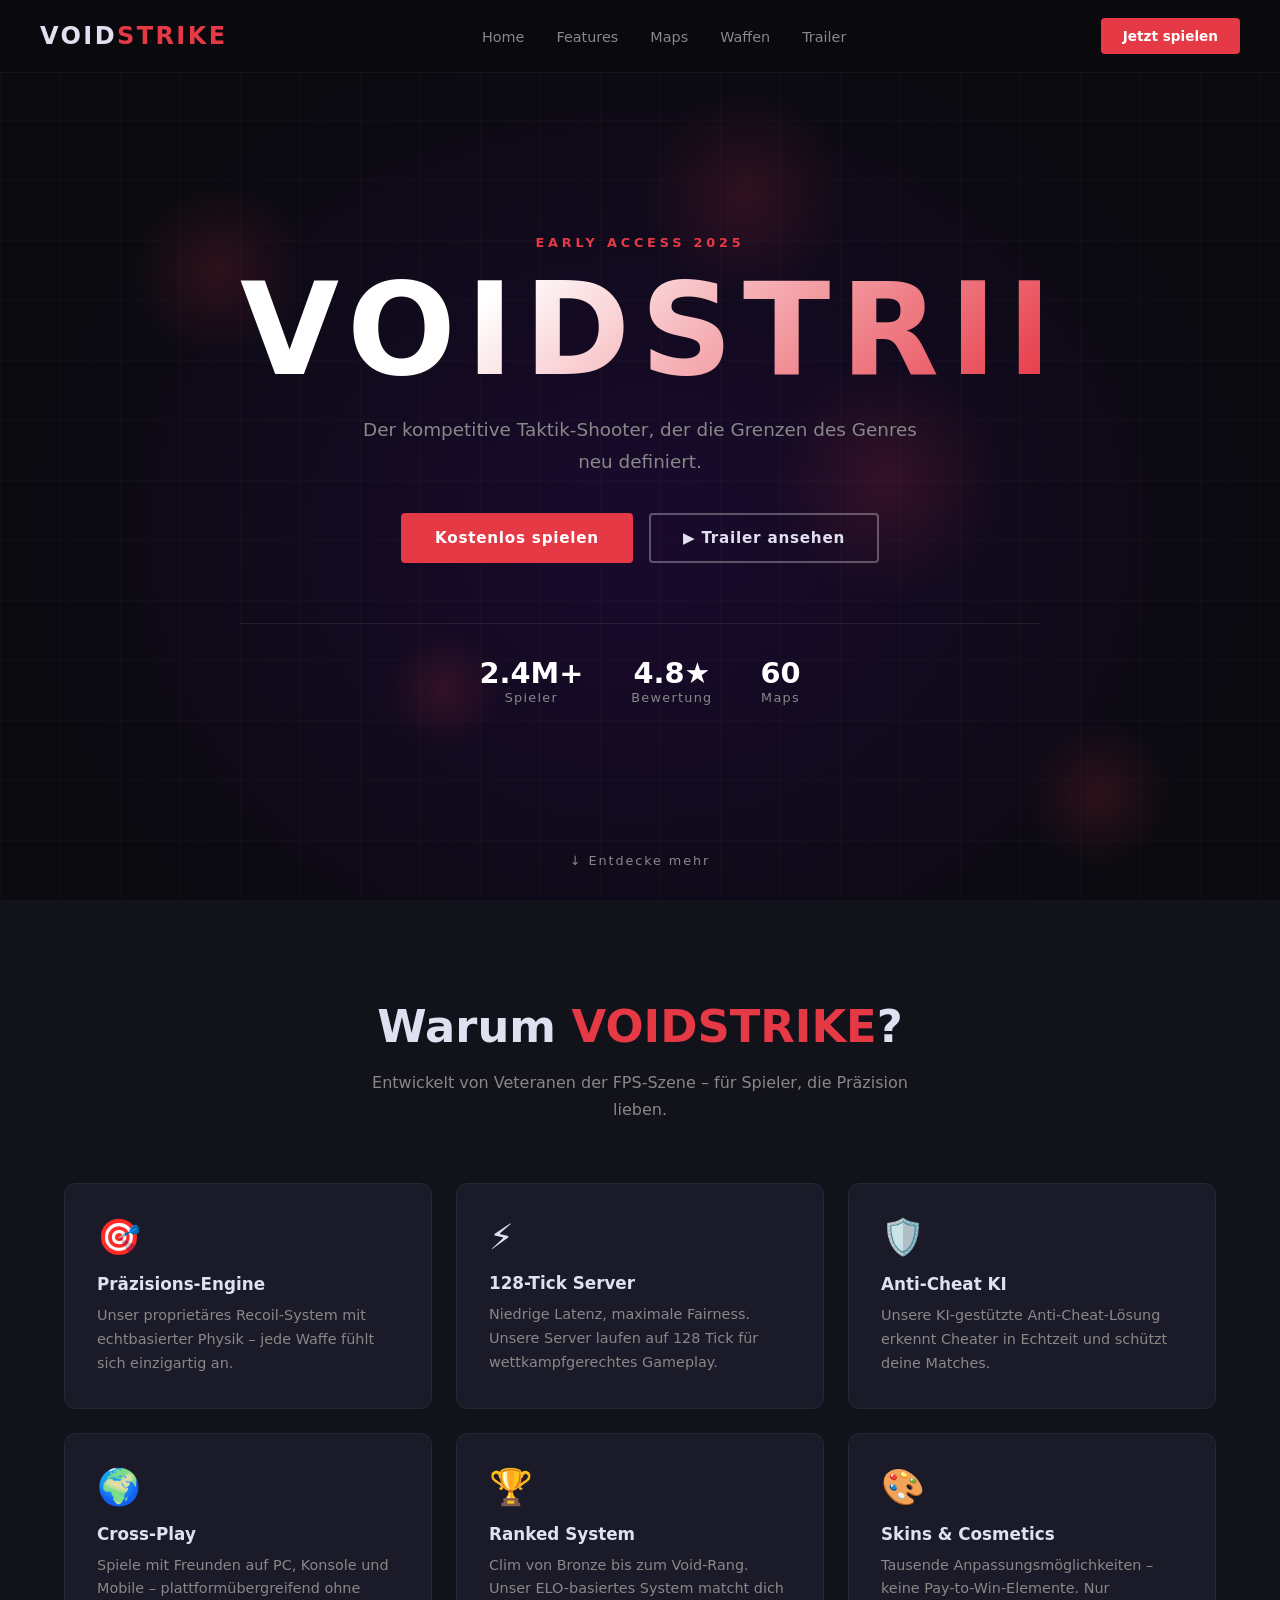
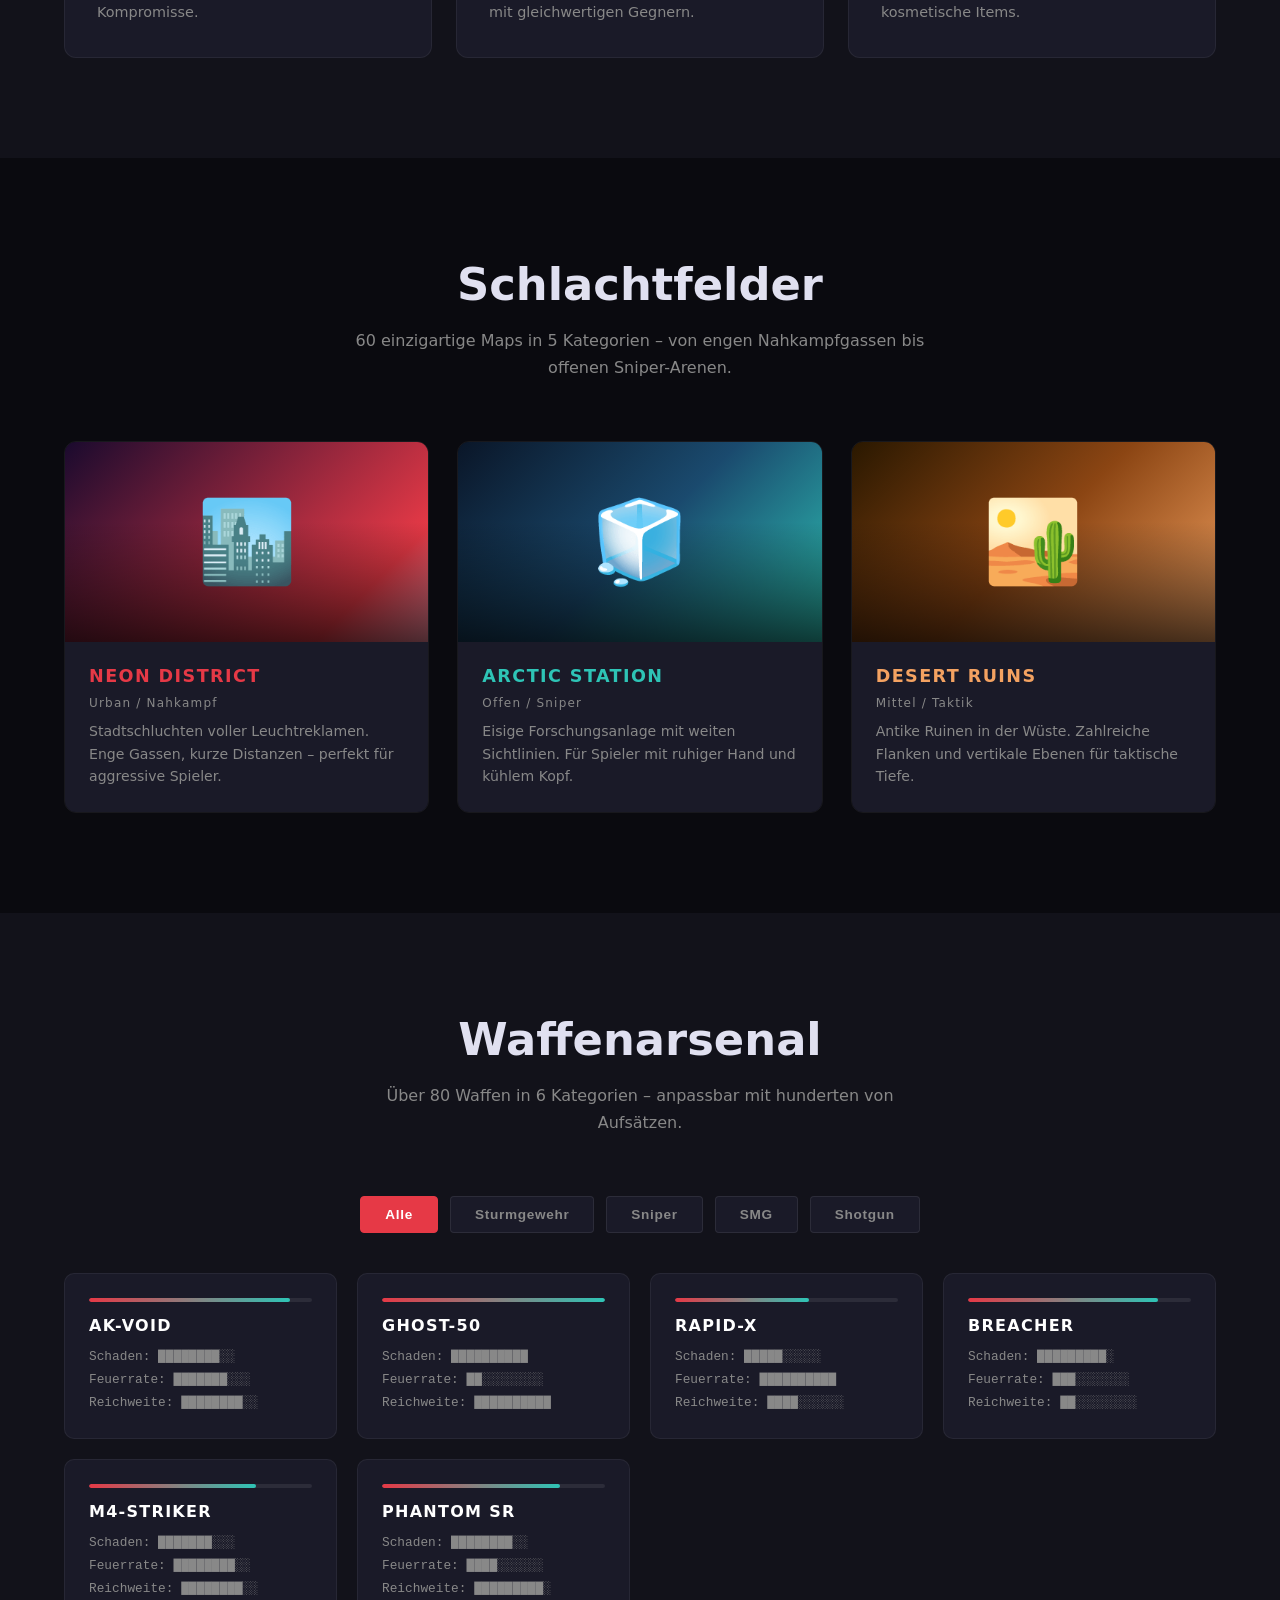
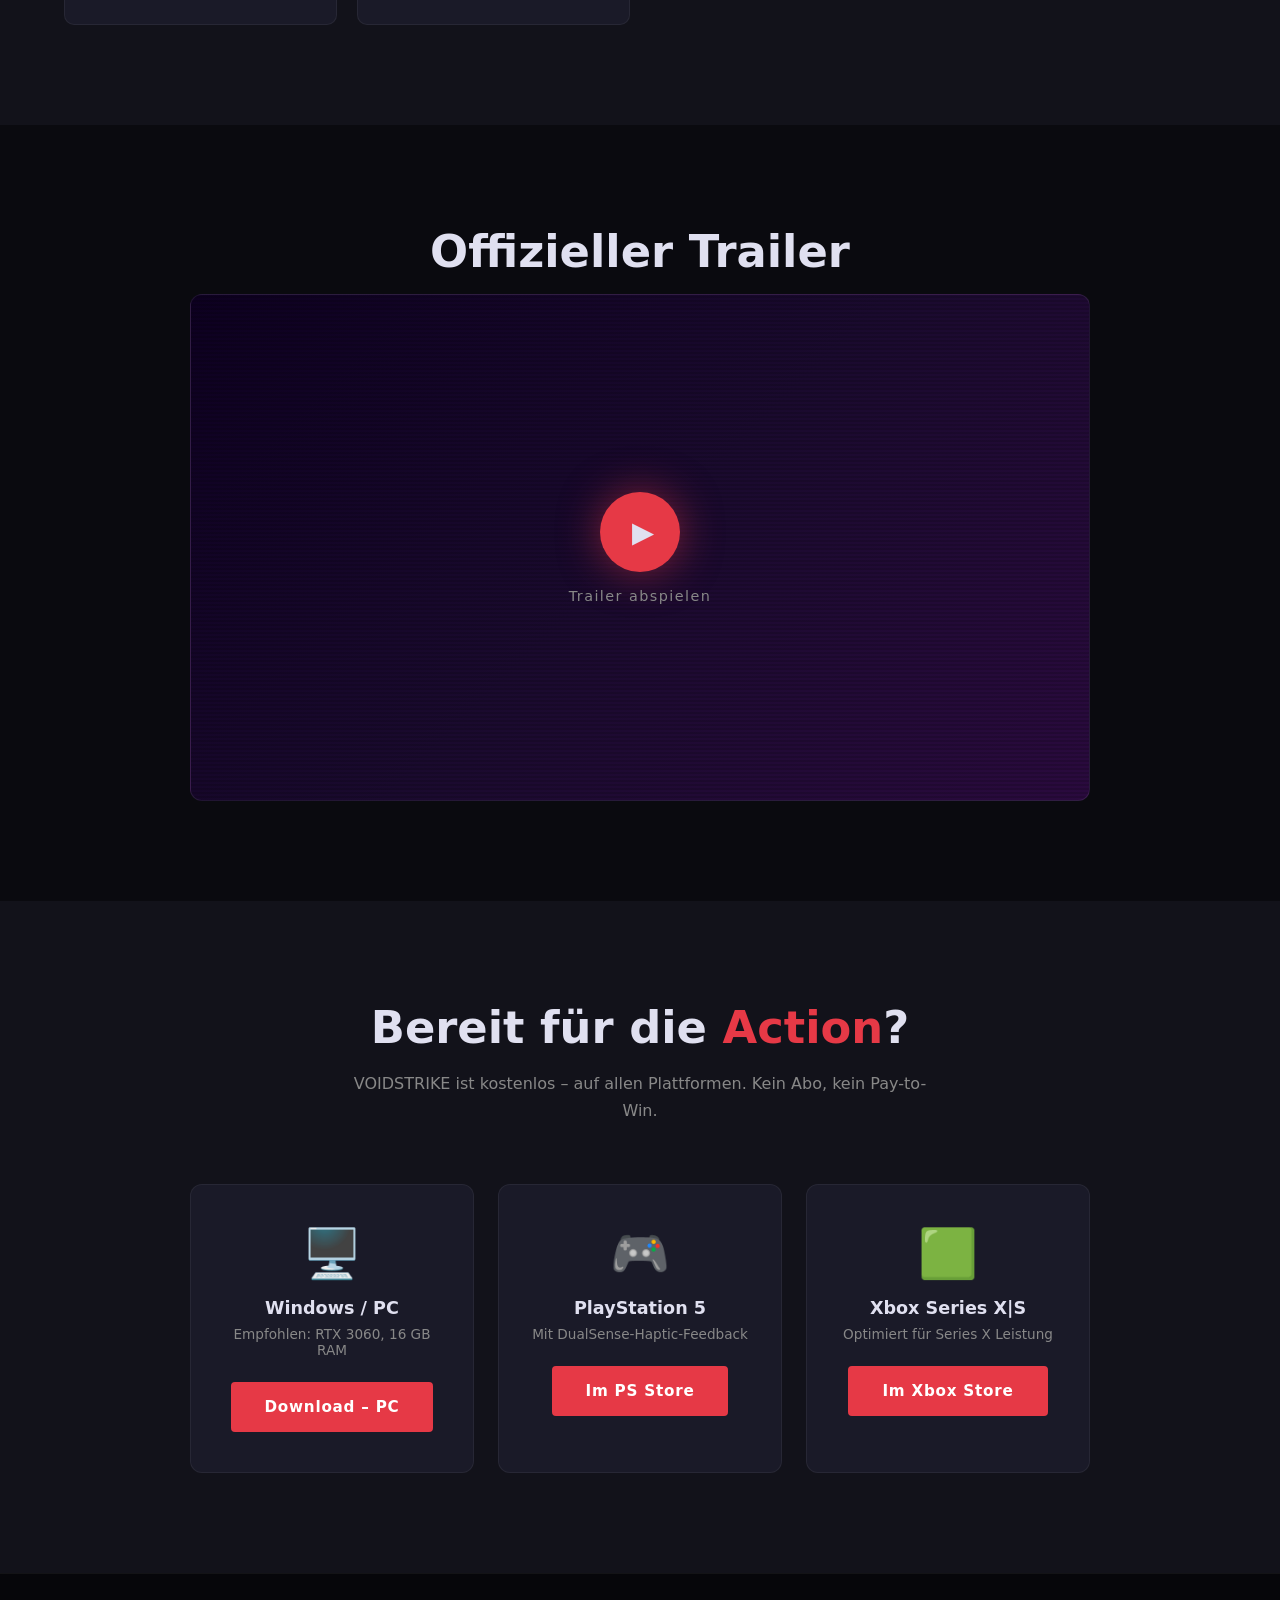
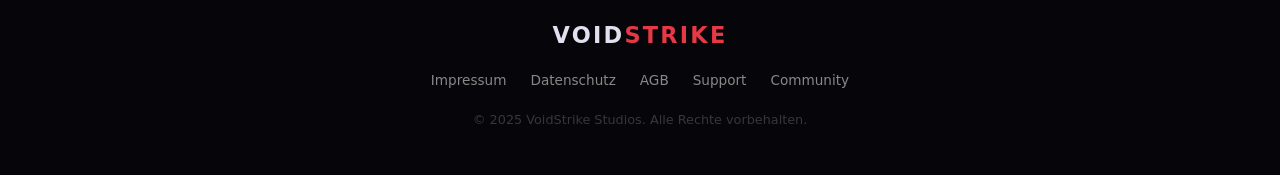
<file: index.html>
<!DOCTYPE html>
<html lang="de">
<head>
  <meta charset="UTF-8" />
  <meta name="viewport" content="width=device-width, initial-scale=1.0" />
  <title>VOIDSTRIKE – Der ultimative Shooter</title>
  <link rel="stylesheet" href="style.css" />
</head>
<body>

  <!-- NAV -->
  <nav class="navbar">
    <div class="nav-logo">VOID<span>STRIKE</span></div>
    <ul class="nav-links">
      <li><a href="#home">Home</a></li>
      <li><a href="#features">Features</a></li>
      <li><a href="#maps">Maps</a></li>
      <li><a href="#weapons">Waffen</a></li>
      <li><a href="#trailer">Trailer</a></li>
    </ul>
    <a href="game.html" class="nav-cta">Jetzt spielen</a>
    <button class="hamburger" id="hamburger">&#9776;</button>
  </nav>

  <!-- HERO -->
  <section class="hero" id="home">
    <div class="hero-bg">
      <div class="particle" style="--x:10%;--y:20%;--s:0.6;--d:4s"></div>
      <div class="particle" style="--x:30%;--y:70%;--s:0.4;--d:6s"></div>
      <div class="particle" style="--x:60%;--y:40%;--s:0.8;--d:3s"></div>
      <div class="particle" style="--x:80%;--y:80%;--s:0.5;--d:5s"></div>
      <div class="particle" style="--x:50%;--y:10%;--s:0.7;--d:7s"></div>
    </div>
    <div class="hero-content">
      <p class="hero-label">EARLY ACCESS 2025</p>
      <h1 class="hero-title">VOIDSTRIKE</h1>
      <p class="hero-sub">Der kompetitive Taktik-Shooter, der die Grenzen des Genres neu definiert.</p>
      <div class="hero-buttons">
        <a href="game.html" class="btn btn-primary">Kostenlos spielen</a>
        <a href="#trailer" class="btn btn-secondary">&#9654; Trailer ansehen</a>
      </div>
      <div class="hero-stats">
        <div class="stat"><span class="stat-num">2.4M+</span><span class="stat-label">Spieler</span></div>
        <div class="stat"><span class="stat-num">4.8★</span><span class="stat-label">Bewertung</span></div>
        <div class="stat"><span class="stat-num">60</span><span class="stat-label">Maps</span></div>
      </div>
    </div>
    <div class="hero-scroll">&#8595; Entdecke mehr</div>
  </section>

  <!-- FEATURES -->
  <section class="features" id="features">
    <div class="container">
      <h2 class="section-title">Warum <span>VOIDSTRIKE</span>?</h2>
      <p class="section-sub">Entwickelt von Veteranen der FPS-Szene – für Spieler, die Präzision lieben.</p>
      <div class="features-grid">
        <div class="feature-card">
          <div class="feature-icon">🎯</div>
          <h3>Präzisions-Engine</h3>
          <p>Unser proprietäres Recoil-System mit echtbasierter Physik – jede Waffe fühlt sich einzigartig an.</p>
        </div>
        <div class="feature-card">
          <div class="feature-icon">⚡</div>
          <h3>128-Tick Server</h3>
          <p>Niedrige Latenz, maximale Fairness. Unsere Server laufen auf 128 Tick für wettkampfgerechtes Gameplay.</p>
        </div>
        <div class="feature-card">
          <div class="feature-icon">🛡️</div>
          <h3>Anti-Cheat KI</h3>
          <p>Unsere KI-gestützte Anti-Cheat-Lösung erkennt Cheater in Echtzeit und schützt deine Matches.</p>
        </div>
        <div class="feature-card">
          <div class="feature-icon">🌍</div>
          <h3>Cross-Play</h3>
          <p>Spiele mit Freunden auf PC, Konsole und Mobile – plattformübergreifend ohne Kompromisse.</p>
        </div>
        <div class="feature-card">
          <div class="feature-icon">🏆</div>
          <h3>Ranked System</h3>
          <p>Clim von Bronze bis zum Void-Rang. Unser ELO-basiertes System matcht dich mit gleichwertigen Gegnern.</p>
        </div>
        <div class="feature-card">
          <div class="feature-icon">🎨</div>
          <h3>Skins & Cosmetics</h3>
          <p>Tausende Anpassungsmöglichkeiten – keine Pay-to-Win-Elemente. Nur kosmetische Items.</p>
        </div>
      </div>
    </div>
  </section>

  <!-- MAPS -->
  <section class="maps" id="maps">
    <div class="container">
      <h2 class="section-title">Schlachtfelder</h2>
      <p class="section-sub">60 einzigartige Maps in 5 Kategorien – von engen Nahkampfgassen bis offenen Sniper-Arenen.</p>
      <div class="maps-grid">
        <div class="map-card" style="--col:#e63946">
          <div class="map-img map-img-1"></div>
          <div class="map-info">
            <h3>NEON DISTRICT</h3>
            <span class="map-type">Urban / Nahkampf</span>
            <p>Stadtschluchten voller Leuchtreklamen. Enge Gassen, kurze Distanzen – perfekt für aggressive Spieler.</p>
          </div>
        </div>
        <div class="map-card" style="--col:#2ec4b6">
          <div class="map-img map-img-2"></div>
          <div class="map-info">
            <h3>ARCTIC STATION</h3>
            <span class="map-type">Offen / Sniper</span>
            <p>Eisige Forschungsanlage mit weiten Sichtlinien. Für Spieler mit ruhiger Hand und kühlem Kopf.</p>
          </div>
        </div>
        <div class="map-card" style="--col:#f4a261">
          <div class="map-img map-img-3"></div>
          <div class="map-info">
            <h3>DESERT RUINS</h3>
            <span class="map-type">Mittel / Taktik</span>
            <p>Antike Ruinen in der Wüste. Zahlreiche Flanken und vertikale Ebenen für taktische Tiefe.</p>
          </div>
        </div>
      </div>
    </div>
  </section>

  <!-- WEAPONS -->
  <section class="weapons" id="weapons">
    <div class="container">
      <h2 class="section-title">Waffenarsenal</h2>
      <p class="section-sub">Über 80 Waffen in 6 Kategorien – anpassbar mit hunderten von Aufsätzen.</p>
      <div class="weapons-tabs">
        <button class="tab-btn active" data-cat="alle">Alle</button>
        <button class="tab-btn" data-cat="sturmgewehr">Sturmgewehr</button>
        <button class="tab-btn" data-cat="sniper">Sniper</button>
        <button class="tab-btn" data-cat="smg">SMG</button>
        <button class="tab-btn" data-cat="shotgun">Shotgun</button>
      </div>
      <div class="weapons-grid" id="weapons-grid">
        <div class="weapon-card" data-cat="sturmgewehr">
          <div class="weapon-bar-wrap"><div class="weapon-bar" style="--w:90%"></div></div>
          <h4>AK-VOID</h4>
          <p>Schaden: ████████░░</p>
          <p>Feuerrate: ███████░░░</p>
          <p>Reichweite: ████████░░</p>
        </div>
        <div class="weapon-card" data-cat="sniper">
          <div class="weapon-bar-wrap"><div class="weapon-bar" style="--w:100%"></div></div>
          <h4>GHOST-50</h4>
          <p>Schaden: ██████████</p>
          <p>Feuerrate: ██░░░░░░░░</p>
          <p>Reichweite: ██████████</p>
        </div>
        <div class="weapon-card" data-cat="smg">
          <div class="weapon-bar-wrap"><div class="weapon-bar" style="--w:60%"></div></div>
          <h4>RAPID-X</h4>
          <p>Schaden: █████░░░░░</p>
          <p>Feuerrate: ██████████</p>
          <p>Reichweite: ████░░░░░░</p>
        </div>
        <div class="weapon-card" data-cat="shotgun">
          <div class="weapon-bar-wrap"><div class="weapon-bar" style="--w:85%"></div></div>
          <h4>BREACHER</h4>
          <p>Schaden: █████████░</p>
          <p>Feuerrate: ███░░░░░░░</p>
          <p>Reichweite: ██░░░░░░░░</p>
        </div>
        <div class="weapon-card" data-cat="sturmgewehr">
          <div class="weapon-bar-wrap"><div class="weapon-bar" style="--w:75%"></div></div>
          <h4>M4-STRIKER</h4>
          <p>Schaden: ███████░░░</p>
          <p>Feuerrate: ████████░░</p>
          <p>Reichweite: ████████░░</p>
        </div>
        <div class="weapon-card" data-cat="sniper">
          <div class="weapon-bar-wrap"><div class="weapon-bar" style="--w:80%"></div></div>
          <h4>PHANTOM SR</h4>
          <p>Schaden: ████████░░</p>
          <p>Feuerrate: ████░░░░░░</p>
          <p>Reichweite: █████████░</p>
        </div>
      </div>
    </div>
  </section>

  <!-- TRAILER -->
  <section class="trailer-section" id="trailer">
    <div class="container">
      <h2 class="section-title">Offizieller Trailer</h2>
      <div class="trailer-wrapper">
        <div class="trailer-placeholder" id="trailer-play">
          <div class="trailer-overlay">
            <div class="play-btn">&#9654;</div>
            <p>Trailer abspielen</p>
          </div>
        </div>
      </div>
    </div>
  </section>

  <!-- DOWNLOAD -->
  <section class="download" id="download">
    <div class="container">
      <h2 class="section-title">Bereit für die <span>Action</span>?</h2>
      <p class="section-sub">VOIDSTRIKE ist kostenlos – auf allen Plattformen. Kein Abo, kein Pay-to-Win.</p>
      <div class="download-cards">
        <div class="dl-card">
          <div class="dl-icon">🖥️</div>
          <h3>Windows / PC</h3>
          <p>Empfohlen: RTX 3060, 16 GB RAM</p>
          <a href="#" class="btn btn-primary">Download – PC</a>
        </div>
        <div class="dl-card">
          <div class="dl-icon">🎮</div>
          <h3>PlayStation 5</h3>
          <p>Mit DualSense-Haptic-Feedback</p>
          <a href="#" class="btn btn-primary">Im PS Store</a>
        </div>
        <div class="dl-card">
          <div class="dl-icon">🟩</div>
          <h3>Xbox Series X|S</h3>
          <p>Optimiert für Series X Leistung</p>
          <a href="#" class="btn btn-primary">Im Xbox Store</a>
        </div>
      </div>
    </div>
  </section>

  <!-- FOOTER -->
  <footer class="footer">
    <div class="container footer-inner">
      <div class="footer-logo">VOID<span>STRIKE</span></div>
      <div class="footer-links">
        <a href="#">Impressum</a>
        <a href="#">Datenschutz</a>
        <a href="#">AGB</a>
        <a href="#">Support</a>
        <a href="#">Community</a>
      </div>
      <p class="footer-copy">&copy; 2025 VoidStrike Studios. Alle Rechte vorbehalten.</p>
    </div>
  </footer>

  <script src="script.js"></script>
</body>
</html>
</file>
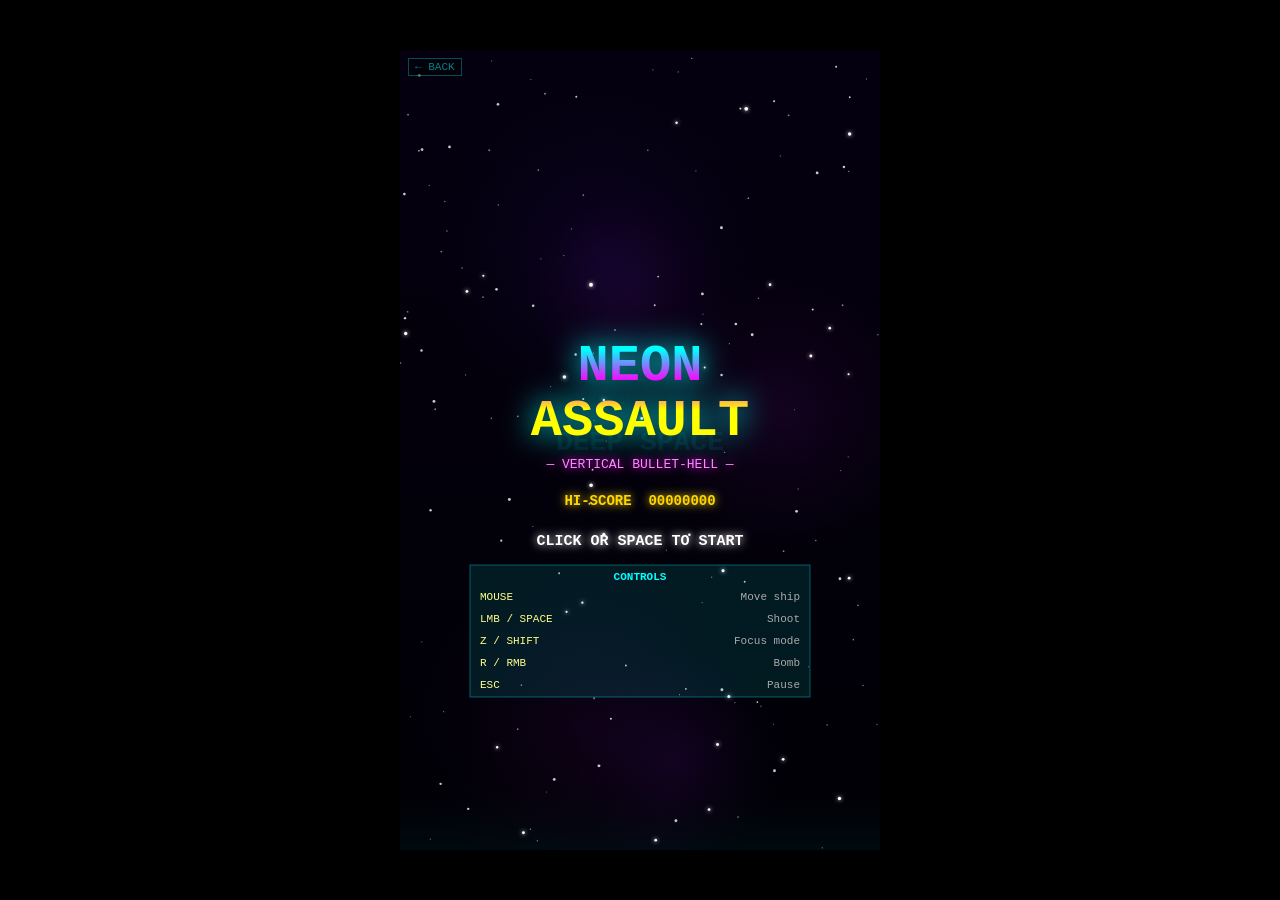
<file: game.html>
<!DOCTYPE html>
<html lang="en">
<head>
<meta charset="UTF-8"/>
<meta name="viewport" content="width=device-width, initial-scale=1.0"/>
<title>NEON ASSAULT</title>
<style>
  * { margin: 0; padding: 0; box-sizing: border-box; }
  body {
    background: #000;
    display: flex;
    justify-content: center;
    align-items: center;
    min-height: 100vh;
    overflow: hidden;
    font-family: 'Courier New', monospace;
  }
  #gameWrapper {
    position: relative;
    width: 480px;
    height: 800px;
  }
  canvas {
    display: block;
    width: 480px;
    height: 800px;
    image-rendering: pixelated;
  }
  #backBtn {
    position: absolute;
    top: 8px;
    left: 8px;
    color: rgba(0,255,255,0.5);
    text-decoration: none;
    font-size: 11px;
    font-family: 'Courier New', monospace;
    z-index: 10;
    padding: 2px 6px;
    border: 1px solid rgba(0,255,255,0.3);
    background: rgba(0,0,0,0.5);
    transition: color 0.2s, border-color 0.2s;
  }
  #backBtn:hover { color: #0ff; border-color: #0ff; }

  @media (max-height: 820px) {
    #gameWrapper { transform: scale(0.9); transform-origin: center center; }
  }
  @media (max-height: 740px) {
    #gameWrapper { transform: scale(0.8); transform-origin: center center; }
  }
  @media (max-width: 500px) {
    #gameWrapper { transform: scale(0.95); transform-origin: center center; }
  }
</style>
</head>
<body>
<div id="gameWrapper">
  <canvas id="c" width="480" height="800"></canvas>
  <a href="index.html" id="backBtn">&#8592; BACK</a>
</div>
<script>
// =============================================================
// NEON ASSAULT — Vertical Bullet-Hell Shoot-em-up
// =============================================================

var canvas = document.getElementById('c');
var ctx = canvas.getContext('2d');
var W = 480, H = 800;

// =============================================================
// UTILITIES
// =============================================================
function lerp(a, b, t) { return a + (b - a) * t; }
function clamp(v, lo, hi) { return Math.max(lo, Math.min(hi, v)); }
function rand(lo, hi) { return lo + Math.random() * (hi - lo); }
function randInt(lo, hi) { return Math.floor(rand(lo, hi + 1)); }
function dist(ax, ay, bx, by) { return Math.hypot(ax - bx, ay - by); }
function angTo(ax, ay, bx, by) { return Math.atan2(by - ay, bx - ax); }

function glow(color, size) {
  ctx.shadowColor = color;
  ctx.shadowBlur = size;
}
function noGlow() {
  ctx.shadowColor = 'transparent';
  ctx.shadowBlur = 0;
}

// =============================================================
// INPUT
// =============================================================
var keys = {};
var mouse = { x: W / 2, y: H - 150, down: false, rightDown: false };

canvas.addEventListener('mousemove', function(e) {
  var r = canvas.getBoundingClientRect();
  var scaleX = W / r.width;
  var scaleY = H / r.height;
  mouse.x = (e.clientX - r.left) * scaleX;
  mouse.y = (e.clientY - r.top) * scaleY;
});
canvas.addEventListener('mousedown', function(e) {
  if (e.button === 0) mouse.down = true;
  if (e.button === 2) { mouse.rightDown = true; e.preventDefault(); }
});
canvas.addEventListener('mouseup', function(e) {
  if (e.button === 0) mouse.down = false;
  if (e.button === 2) mouse.rightDown = false;
});
canvas.addEventListener('contextmenu', function(e) { e.preventDefault(); });
document.addEventListener('keydown', function(e) {
  keys[e.code] = true;
  keys[e.key] = true;
  if (e.code === 'Space') e.preventDefault();
});
document.addEventListener('keyup', function(e) {
  keys[e.code] = false;
  keys[e.key] = false;
});

// =============================================================
// GAME STATE
// =============================================================
var STATE = { MENU: 0, PLAYING: 1, STAGE_CLEAR: 2, GAME_OVER: 3, VICTORY: 4, PAUSED: 5, MAP_SELECT: 6 };
var gameState = STATE.MENU;
var score = 0;
var hiScore = 0;
var stage = 1;
var bossActive = false;
var bossDefeated = false;
var stageClearTimer = 0;
var stageAnnounceTimer = 0;
var bossAnnounceTimer = 0;
var screenShake = 0;
var gameOverTimer = 0;
var pressAnyTimer = 0;

// =============================================================
// PARALLAX STARFIELD
// =============================================================
var stars = [];
// =============================================================
// MAP THEMES (one per stage)
// =============================================================
var MAP_THEMES = {
  1: { name: 'DEEP SPACE',   bg0: '#050010', bg1: '#000005', nebulaHue: [240,300], starColor: '#ffffff', floorColor: 'rgba(0,255,255,0.04)',  accentColor: '#00ffff' },
  2: { name: 'CYBER CITY',   bg0: '#001020', bg1: '#000810', nebulaHue: [180,220], starColor: '#44ffff', floorColor: 'rgba(0,180,255,0.06)',  accentColor: '#00ccff' },
  3: { name: 'LAVA WORLD',   bg0: '#1a0500', bg1: '#0a0200', nebulaHue: [0,40],    starColor: '#ffaa44', floorColor: 'rgba(255,80,0,0.06)',   accentColor: '#ff4400' },
  4: { name: 'NEON FOREST',  bg0: '#001a08', bg1: '#000802', nebulaHue: [100,160], starColor: '#88ff44', floorColor: 'rgba(0,255,80,0.05)',   accentColor: '#00ff44' },
  5: { name: 'VOID RIFT',    bg0: '#0a0020', bg1: '#050015', nebulaHue: [280,340], starColor: '#ff88ff', floorColor: 'rgba(200,0,255,0.06)',  accentColor: '#cc00ff' },
};

function getTheme() { return MAP_THEMES[stage] || MAP_THEMES[1]; }

function initStars() {
  stars = [];
  var i, theme = getTheme();
  for (i = 0; i < 80; i++) stars.push({ x: rand(0, W), y: rand(0, H), r: rand(0.5, 1),   speed: 0.3, layer: 0 });
  for (i = 0; i < 50; i++) stars.push({ x: rand(0, W), y: rand(0, H), r: rand(0.8, 1.5), speed: 0.7, layer: 1 });
  for (i = 0; i < 30; i++) stars.push({ x: rand(0, W), y: rand(0, H), r: rand(1, 2),     speed: 1.4, layer: 2 });
}
initStars();

var nebulae = [];
function initNebulae() {
  nebulae = [];
  var theme = getTheme();
  var lo = theme.nebulaHue[0], hi = theme.nebulaHue[1];
  for (var i = 0; i < 5; i++) {
    nebulae.push({ x: rand(50, W-50), y: rand(50, H-50), r: rand(80,180), hue: randInt(lo, hi), alpha: rand(0.02,0.07) });
  }
}
initNebulae();

function updateStars() {
  for (var i = 0; i < stars.length; i++) {
    stars[i].y += stars[i].speed;
    if (stars[i].y > H) { stars[i].y = 0; stars[i].x = rand(0, W); }
  }
}

function drawBackground() {
  var theme = getTheme();
  var bgGrad = ctx.createLinearGradient(0, 0, 0, H);
  bgGrad.addColorStop(0, theme.bg0);
  bgGrad.addColorStop(1, theme.bg1);
  ctx.fillStyle = bgGrad;
  ctx.fillRect(0, 0, W, H);

  // Stage-specific ambient effects
  var t = performance.now() * 0.001;
  if (stage === 3) {
    // Lava: glowing cracks at bottom
    var lx;
    for (lx = 0; lx < W; lx += 40) {
      var lg = ctx.createLinearGradient(lx, H - 60, lx + 20, H);
      lg.addColorStop(0, 'rgba(255,80,0,0)');
      lg.addColorStop(1, 'rgba(255,120,0,0.12)');
      ctx.fillStyle = lg;
      ctx.fillRect(lx, H - 60, 20, 60);
    }
  } else if (stage === 4) {
    // Forest: subtle vertical light beams
    for (var bx = 30; bx < W; bx += 70) {
      var beam = ctx.createLinearGradient(bx, 0, bx, H);
      beam.addColorStop(0, 'rgba(0,255,60,0.03)');
      beam.addColorStop(0.5, 'rgba(0,255,60,0.06)');
      beam.addColorStop(1, 'rgba(0,255,60,0.01)');
      ctx.fillStyle = beam;
      ctx.fillRect(bx - 10, 0, 20, H);
    }
  } else if (stage === 5) {
    // Void rift: shifting energy lines
    ctx.strokeStyle = 'rgba(180,0,255,0.08)';
    ctx.lineWidth = 1;
    for (var li = 0; li < 6; li++) {
      var liy = ((t * 30 + li * 120) % (H + 40)) - 20;
      ctx.beginPath(); ctx.moveTo(0, liy); ctx.lineTo(W, liy + 30); ctx.stroke();
    }
  }

  var i, n, grad;
  for (i = 0; i < nebulae.length; i++) {
    n = nebulae[i];
    grad = ctx.createRadialGradient(n.x, n.y, 0, n.x, n.y, n.r);
    grad.addColorStop(0, 'hsla(' + n.hue + ',80%,50%,' + (n.alpha * 2) + ')');
    grad.addColorStop(1, 'hsla(' + n.hue + ',80%,30%,0)');
    ctx.fillStyle = grad;
    ctx.beginPath(); ctx.arc(n.x, n.y, n.r, 0, Math.PI * 2); ctx.fill();
  }

  var s;
  for (i = 0; i < stars.length; i++) {
    s = stars[i];
    var brightness = s.layer === 2 ? 1 : s.layer === 1 ? 0.8 : 0.5;
    if (s.layer === 2) glow(theme.starColor, 4);
    ctx.fillStyle = s.layer === 2 ? theme.starColor : 'rgba(255,255,255,' + brightness + ')';
    ctx.beginPath(); ctx.arc(s.x, s.y, s.r, 0, Math.PI * 2); ctx.fill();
    if (s.layer === 2) noGlow();
  }

  var floorGrad = ctx.createLinearGradient(0, H - 80, 0, H);
  floorGrad.addColorStop(0, 'rgba(0,0,0,0)');
  floorGrad.addColorStop(1, theme.floorColor);
  ctx.fillStyle = floorGrad;
  ctx.fillRect(0, H - 80, W, 80);

  // Stage name watermark top-center
  ctx.globalAlpha = 0.07;
  ctx.fillStyle = theme.accentColor;
  ctx.font = 'bold 28px Courier New'; ctx.textAlign = 'center';
  ctx.fillText(theme.name, W / 2, H / 2);
  ctx.globalAlpha = 1;
}

function drawScanlines() {
  ctx.fillStyle = 'rgba(0,0,0,0.03)';
  for (var y = 0; y < H; y += 3) ctx.fillRect(0, y, W, 1);
}

// =============================================================
// PARTICLES
// =============================================================
var particles = [];

function spawnParticles(x, y, count, color, speedMin, speedMax, lifeMin, lifeMax, sizeMin, sizeMax) {
  for (var i = 0; i < count; i++) {
    var a = rand(0, Math.PI * 2);
    var sp = rand(speedMin, speedMax);
    var life = rand(lifeMin, lifeMax);
    particles.push({ x: x, y: y, vx: Math.cos(a) * sp, vy: Math.sin(a) * sp, color: color, life: life, maxLife: life, size: rand(sizeMin, sizeMax), alpha: 1 });
  }
}

function spawnExplosion(x, y, color, count) {
  spawnParticles(x, y, count, color, 1, 6, 20, 50, 2, 5);
  spawnParticles(x, y, Math.floor(count / 2), '#ffffff', 0.5, 3, 10, 30, 1, 3);
}

function spawnEngineTrail(x, y) {
  if (Math.random() > 0.4) return;
  var life = rand(10, 20);
  particles.push({ x: x + rand(-3, 3), y: y + rand(0, 6), vx: rand(-0.3, 0.3), vy: rand(0.5, 1.5), color: '#00ffff', life: life, maxLife: life, size: rand(1, 3), alpha: 0.8 });
}

function spawnBombRing(x, y) {
  for (var i = 0; i < 60; i++) {
    var a = (i / 60) * Math.PI * 2;
    particles.push({ x: x, y: y, vx: Math.cos(a) * 8, vy: Math.sin(a) * 8, color: '#00ffff', life: 30, maxLife: 30, size: 3, alpha: 1 });
  }
}

function updateParticles() {
  for (var i = particles.length - 1; i >= 0; i--) {
    var p = particles[i];
    p.x += p.vx; p.y += p.vy; p.vy += 0.05;
    p.life--;
    p.alpha = p.life / p.maxLife;
    if (p.life <= 0) particles.splice(i, 1);
  }
}

function drawParticles() {
  for (var i = 0; i < particles.length; i++) {
    var p = particles[i];
    ctx.globalAlpha = p.alpha * 0.9;
    glow(p.color, 6);
    ctx.fillStyle = p.color;
    ctx.beginPath();
    ctx.arc(p.x, p.y, p.size, 0, Math.PI * 2);
    ctx.fill();
  }
  noGlow();
  ctx.globalAlpha = 1;
}

// =============================================================
// PLAYER
// =============================================================
var player = {
  x: W / 2, y: H - 150,
  lives: 3,
  weaponLevel: 1,
  bombs: 3,
  invincible: 0,
  fireTimer: 0,
  hitRadius: 6,
  alive: true,
  graze: 0
};

function resetPlayer() {
  player.x = W / 2; player.y = H - 150;
  player.invincible = 0; player.weaponLevel = 1;
  player.alive = true; player.fireTimer = 0; player.graze = 0;
}

function drawPlayerShip(px, py, focusMode) {
  ctx.save();
  ctx.translate(px, py);

  var engineGrad = ctx.createRadialGradient(0, 16, 0, 0, 20, 20);
  engineGrad.addColorStop(0, 'rgba(0,255,255,0.8)');
  engineGrad.addColorStop(1, 'rgba(0,100,255,0)');
  ctx.fillStyle = engineGrad;
  ctx.beginPath();
  ctx.ellipse(0, 18, 10, 16, 0, 0, Math.PI * 2);
  ctx.fill();

  glow('#00ffff', 12);
  ctx.strokeStyle = '#00aaff';
  ctx.lineWidth = 2;
  ctx.fillStyle = 'rgba(0,150,255,0.4)';

  ctx.beginPath();
  ctx.moveTo(0, -18); ctx.lineTo(-24, 8); ctx.lineTo(-16, 14); ctx.lineTo(-8, 6);
  ctx.closePath(); ctx.fill(); ctx.stroke();

  ctx.beginPath();
  ctx.moveTo(0, -18); ctx.lineTo(24, 8); ctx.lineTo(16, 14); ctx.lineTo(8, 6);
  ctx.closePath(); ctx.fill(); ctx.stroke();

  ctx.fillStyle = 'rgba(0,200,255,0.7)';
  ctx.strokeStyle = '#00ffff'; ctx.lineWidth = 2;
  ctx.beginPath();
  ctx.moveTo(0, -22); ctx.lineTo(-10, 12); ctx.lineTo(0, 8); ctx.lineTo(10, 12);
  ctx.closePath(); ctx.fill(); ctx.stroke();

  noGlow();
  ctx.fillStyle = '#ffffff';
  ctx.beginPath();
  ctx.moveTo(0, -14); ctx.lineTo(-4, 4); ctx.lineTo(0, 2); ctx.lineTo(4, 4);
  ctx.closePath(); ctx.fill();

  glow('#00ffff', 15);
  ctx.fillStyle = '#00ffff';
  ctx.beginPath(); ctx.arc(0, -22, 2.5, 0, Math.PI * 2); ctx.fill();
  noGlow();

  if (player.graze > 0) {
    ctx.globalAlpha = (player.graze / 20) * 0.6;
    glow('#ffff00', 20);
    ctx.strokeStyle = '#ffff00'; ctx.lineWidth = 2;
    ctx.beginPath(); ctx.arc(0, 0, 28, 0, Math.PI * 2); ctx.stroke();
    noGlow(); ctx.globalAlpha = 1;
  }

  if (focusMode) {
    ctx.globalAlpha = 0.9;
    glow('#ff0066', 8);
    ctx.strokeStyle = '#ff0066'; ctx.lineWidth = 1.5;
    ctx.beginPath(); ctx.arc(0, 0, player.hitRadius, 0, Math.PI * 2); ctx.stroke();
    ctx.fillStyle = 'rgba(255,0,100,0.3)'; ctx.fill();
    noGlow(); ctx.globalAlpha = 1;
  }

  ctx.restore();
}

function updatePlayer() {
  if (!player.alive) return;
  var focusMode = !!(keys['KeyZ'] || keys['ShiftLeft'] || keys['ShiftRight'] || keys['z'] || keys['Z']);
  var lerpSpeed = focusMode ? 0.055 : 0.11;

  player.x += (mouse.x - player.x) * lerpSpeed * 9;
  player.y += (mouse.y - player.y) * lerpSpeed * 9;
  player.x = clamp(player.x, 20, W - 20);
  player.y = clamp(player.y, 20, H - 20);

  spawnEngineTrail(player.x, player.y + 14);
  if (player.invincible > 0) player.invincible--;
  if (player.graze > 0) player.graze--;

  var firing = !!(mouse.down || keys['Space'] || keys[' ']);
  player.fireTimer++;
  var fireRate = Math.max(4, 8 - player.weaponLevel);
  if (firing && player.fireTimer >= fireRate) {
    player.fireTimer = 0;
    firePlayerBullets();
  }
}

// =============================================================
// PLAYER BULLETS
// =============================================================
var playerBullets = [];

function firePlayerBullets() {
  var wl = player.weaponLevel;
  var x = player.x, y = player.y - 22;
  addPlayerBullet(x, y, 0, -16);
  if (wl >= 2) { addPlayerBullet(x - 8, y, -0.5, -16); addPlayerBullet(x + 8, y, 0.5, -16); }
  if (wl >= 3) { addPlayerBullet(x - 4, y - 5, 0, -16); }
  if (wl >= 4) { addPlayerBullet(x - 14, y + 4, -1.5, -15); addPlayerBullet(x + 14, y + 4, 1.5, -15); }
  if (wl >= 5) { addPlayerBullet(x - 18, y + 8, -2.5, -14); addPlayerBullet(x + 18, y + 8, 2.5, -14); }
}

function addPlayerBullet(x, y, vx, vy) {
  playerBullets.push({ x: x, y: y, vx: vx, vy: vy, r: 4, damage: 1 });
}

function updatePlayerBullets() {
  for (var i = playerBullets.length - 1; i >= 0; i--) {
    var b = playerBullets[i];
    b.x += b.vx; b.y += b.vy;
    if (b.y < -20 || b.x < -20 || b.x > W + 20) playerBullets.splice(i, 1);
  }
}

function drawPlayerBullets() {
  glow('#00ffff', 12);
  for (var i = 0; i < playerBullets.length; i++) {
    var b = playerBullets[i];
    ctx.fillStyle = '#ffffff';
    ctx.beginPath(); ctx.ellipse(b.x, b.y, 2, 5, 0, 0, Math.PI * 2); ctx.fill();
    ctx.fillStyle = '#00ffff';
    ctx.beginPath(); ctx.ellipse(b.x, b.y, 1.5, 4, 0, 0, Math.PI * 2); ctx.fill();
  }
  noGlow();
}

// =============================================================
// ENEMY BULLETS
// =============================================================
var enemyBullets = [];

function addEnemyBullet(x, y, vx, vy, color, r) {
  enemyBullets.push({ x: x, y: y, vx: vx, vy: vy, color: color || '#ff4400', r: r || 5 });
}

function fireAimed(ex, ey, speed, color, spread) {
  var a = angTo(ex, ey, player.x, player.y);
  var s;
  if (spread) {
    for (s = -spread; s <= spread; s++) {
      var a2 = a + s * 0.25;
      addEnemyBullet(ex, ey, Math.cos(a2) * speed, Math.sin(a2) * speed, color);
    }
  } else {
    addEnemyBullet(ex, ey, Math.cos(a) * speed, Math.sin(a) * speed, color);
  }
}

function fireCircle(ex, ey, count, speed, color, offset) {
  for (var i = 0; i < count; i++) {
    var a = (i / count) * Math.PI * 2 + (offset || 0);
    addEnemyBullet(ex, ey, Math.cos(a) * speed, Math.sin(a) * speed, color, 5);
  }
}

function updateEnemyBullets() {
  var i, b, d;
  for (i = enemyBullets.length - 1; i >= 0; i--) {
    b = enemyBullets[i];
    b.x += b.vx; b.y += b.vy;
    if (b.y > H + 30 || b.y < -30 || b.x < -30 || b.x > W + 30) { enemyBullets.splice(i, 1); continue; }
    if (!player.alive || player.invincible > 0) continue;
    d = dist(b.x, b.y, player.x, player.y);
    if (d < player.hitRadius + b.r - 2) {
      killPlayer();
      enemyBullets.splice(i, 1);
    } else if (d < player.hitRadius + b.r + 20) {
      player.graze = 20;
      score += 10 * combo;
      floatingTexts.push({ x: player.x, y: player.y - 30, text: 'GRAZE!', color: '#ffff00', life: 40 });
    }
  }
}

function drawEnemyBullets() {
  var i, b;
  for (i = 0; i < enemyBullets.length; i++) {
    b = enemyBullets[i];
    glow(b.color, 10);
    ctx.fillStyle = '#ffffff';
    ctx.beginPath(); ctx.arc(b.x, b.y, b.r * 0.5, 0, Math.PI * 2); ctx.fill();
    ctx.fillStyle = b.color;
    ctx.globalAlpha = 0.8;
    ctx.beginPath(); ctx.arc(b.x, b.y, b.r, 0, Math.PI * 2); ctx.fill();
    ctx.globalAlpha = 1;
  }
  noGlow();
}

// =============================================================
// COMBO SYSTEM
// =============================================================
var combo = 1;
var comboTimer = 0;

function addKill(points) {
  var earned = points * combo;
  score += earned;
  combo = Math.min(combo + 1, 8);
  comboTimer = 180;
  if (combo > 2) floatingTexts.push({ x: W / 2, y: H / 2 - 50, text: 'x' + combo + ' COMBO!', color: '#ff00ff', life: 60 });
  return earned;
}

function updateCombo() {
  if (comboTimer > 0) { comboTimer--; if (comboTimer === 0) combo = 1; }
}

// =============================================================
// FLOATING TEXTS
// =============================================================
var floatingTexts = [];

function updateFloatingTexts() {
  for (var i = floatingTexts.length - 1; i >= 0; i--) {
    floatingTexts[i].y -= 0.5;
    floatingTexts[i].life--;
    if (floatingTexts[i].life <= 0) floatingTexts.splice(i, 1);
  }
}

function drawFloatingTexts() {
  for (var i = 0; i < floatingTexts.length; i++) {
    var t = floatingTexts[i];
    ctx.globalAlpha = Math.min(1, t.life / 20);
    glow(t.color, 10);
    ctx.fillStyle = t.color;
    ctx.font = 'bold 14px Courier New';
    ctx.textAlign = 'center';
    ctx.fillText(t.text, t.x, t.y);
  }
  noGlow(); ctx.globalAlpha = 1;
}

// =============================================================
// POWER-UPS
// =============================================================
var powerups = [];

function spawnPowerup(x, y) {
  if (Math.random() > 0.15) return;
  var r = Math.random();
  var type = r < 0.5 ? 'P' : r < 0.75 ? 'S' : 'B';
  if (Math.random() < 0.05) type = 'L';
  powerups.push({ x: x, y: y, type: type, vy: 1.2, life: 600 });
}

function spawnPowerupForce(x, y, type) {
  powerups.push({ x: x, y: y, type: type, vy: 1.2, life: 600 });
}

function updatePowerups() {
  for (var i = powerups.length - 1; i >= 0; i--) {
    var p = powerups[i];
    p.y += p.vy; p.life--;
    if (p.life <= 0 || p.y > H + 20) { powerups.splice(i, 1); continue; }
    if (player.alive && dist(p.x, p.y, player.x, player.y) < 20) { collectPowerup(p); powerups.splice(i, 1); }
  }
}

function collectPowerup(p) {
  if (p.type === 'P') {
    player.weaponLevel = Math.min(5, player.weaponLevel + 1);
    floatingTexts.push({ x: p.x, y: p.y, text: 'POWER UP!', color: '#00ffff', life: 60 });
  } else if (p.type === 'S') {
    player.invincible = 120;
    floatingTexts.push({ x: p.x, y: p.y, text: 'SHIELD!', color: '#00ff88', life: 60 });
  } else if (p.type === 'B') {
    player.bombs = Math.min(8, player.bombs + 1);
    floatingTexts.push({ x: p.x, y: p.y, text: 'BOMB +1', color: '#ffd700', life: 60 });
  } else if (p.type === 'L') {
    player.lives = Math.min(9, player.lives + 1);
    floatingTexts.push({ x: p.x, y: p.y, text: '1UP !!!', color: '#ff69b4', life: 80 });
  }
  score += 500;
}

var POWERUP_COLORS = { P: '#00ffff', S: '#00ff88', B: '#ffd700', L: '#ff69b4' };

function drawPowerups() {
  for (var i = 0; i < powerups.length; i++) {
    var p = powerups[i];
    var col = POWERUP_COLORS[p.type] || '#fff';
    if (p.life < 120 && Math.floor(p.life / 8) % 2 === 0) continue;
    glow(col, 15);
    ctx.fillStyle = col; ctx.strokeStyle = '#fff'; ctx.lineWidth = 1.5;
    ctx.beginPath(); ctx.arc(p.x, p.y, 10, 0, Math.PI * 2); ctx.fill(); ctx.stroke();
    noGlow();
    ctx.fillStyle = '#000'; ctx.font = 'bold 10px Courier New'; ctx.textAlign = 'center';
    ctx.fillText(p.type === 'L' ? '★' : p.type, p.x, p.y + 4);
  }
}

// =============================================================
// ENEMIES
// =============================================================
var enemies = [];

var ENEMY_DEFS = {
  DRONE:       { shape: 'diamond', color: '#9933ff', hp: 2,  score: 100, speed: 1.8, fireRate: 180, bulletSpeed: 3,   bulletColor: '#ff6600', size: 12 },
  WEAVER:      { shape: 'hex',     color: '#cc44ff', hp: 4,  score: 200, speed: 1.2, fireRate: 120, bulletSpeed: 3.5, bulletColor: '#ff4400', size: 15 },
  BOMBER:      { shape: 'rect',    color: '#990000', hp: 8,  score: 300, speed: 0.6, fireRate: 90,  bulletSpeed: 2.5, bulletColor: '#ff2200', size: 22 },
  INTERCEPTOR: { shape: 'tri',     color: '#ff8800', hp: 3,  score: 250, speed: 3,   fireRate: 100, bulletSpeed: 4,   bulletColor: '#ffaa00', size: 13 },
  TURRET:      { shape: 'oct',     color: '#668866', hp: 15, score: 500, speed: 0,   fireRate: 60,  bulletSpeed: 3,   bulletColor: '#88ff44', size: 18 },
  // New enemy types
  GHOST:       { shape: 'ghost',   color: '#aaffee', hp: 3,  score: 350, speed: 1.4, fireRate: 90,  bulletSpeed: 4,   bulletColor: '#00ffcc', size: 13 },
  SPLITTER:    { shape: 'split',   color: '#ffcc00', hp: 6,  score: 300, speed: 1.0, fireRate: 150, bulletSpeed: 3,   bulletColor: '#ffaa00', size: 17 },
  SHIELDER:    { shape: 'shield',  color: '#4488ff', hp: 5,  score: 400, speed: 0.8, fireRate: 100, bulletSpeed: 3.5, bulletColor: '#88aaff', size: 16 },
};

function spawnEnemy(type, x, y, opts) {
  var def = ENEMY_DEFS[type];
  if (!def) return;
  var e = {
    type: type, x: x, y: y,
    vx: (opts && opts.vx !== undefined) ? opts.vx : 0,
    vy: (opts && opts.vy !== undefined) ? opts.vy : def.speed,
    hp: def.hp, maxHp: def.hp, score: def.score,
    fireTimer: Math.floor(Math.random() * def.fireRate),
    wavePhase: Math.random() * Math.PI * 2, hitFlash: 0,
    shape: def.shape, color: def.color, fireRate: def.fireRate,
    bulletSpeed: def.bulletSpeed, bulletColor: def.bulletColor, size: def.size,
    interceptPhase: null, interceptTimer: 0, fromLeft: false,
    // Ghost fields
    ghostAlpha: type === 'GHOST' ? 0.08 : 1, ghostVisible: false, ghostTimer: 0,
    // Shielder fields
    shieldHp: type === 'SHIELDER' ? 3 : 0, shieldActive: type === 'SHIELDER',
    // Splitter flag
    isMini: (opts && opts.isMini) || false,
  };
  if (type === 'INTERCEPTOR' && opts) {
    e.fromLeft = !!opts.fromLeft;
    e.vx = opts.fromLeft ? def.speed : -def.speed;
    e.vy = 0; e.interceptPhase = 'enter'; e.interceptTimer = 0;
  }
  if (type === 'SPLITTER' && opts && opts.isMini) {
    e.hp = 2; e.maxHp = 2; e.size = 9; e.score = 80;
  }
  enemies.push(e);
}

function updateEnemies() {
  var i, j, e, b;
  for (i = enemies.length - 1; i >= 0; i--) {
    e = enemies[i];
    e.wavePhase += 0.05;
    if (e.hitFlash > 0) e.hitFlash--;

    if (e.type === 'WEAVER') {
      e.x += Math.sin(e.wavePhase * 0.8) * 2; e.y += e.vy;
    } else if (e.type === 'INTERCEPTOR') {
      if (e.interceptPhase === 'enter') {
        e.x += e.vx; e.interceptTimer++;
        if (e.interceptTimer > 60) { e.interceptPhase = 'dive'; e.vx = 0; e.vy = 4; }
      } else { e.y += e.vy; }
    } else if (e.type === 'TURRET') {
      if (e.y < 80) e.y += 0.5;
    } else if (e.type === 'GHOST') {
      e.y += e.vy;
      e.ghostTimer++;
      // Flicker: invisible most of time, visible briefly before firing
      var visWindow = e.fireRate - 30;
      e.ghostVisible = (e.fireTimer >= visWindow);
      e.ghostAlpha = e.ghostVisible ? Math.min(1, (e.fireTimer - visWindow) / 15) : 0.06;
    } else if (e.type === 'SHIELDER') {
      e.x += Math.sin(e.wavePhase * 0.5) * 1.5; e.y += e.vy;
    } else {
      e.x += e.vx; e.y += e.vy;
    }

    if (e.y > H + 60 || e.x < -80 || e.x > W + 80) { enemies.splice(i, 1); continue; }

    e.fireTimer++;
    if (e.fireTimer >= e.fireRate) { e.fireTimer = 0; enemyFire(e); }

    for (j = playerBullets.length - 1; j >= 0; j--) {
      b = playerBullets[j];
      if (dist(b.x, b.y, e.x, e.y) < e.size + 4) {
        if (e.shieldActive) {
          // Shield absorbs the hit
          e.shieldHp -= b.damage;
          e.hitFlash = 6;
          spawnParticles(b.x, b.y, 5, '#88aaff', 1, 3, 8, 16, 1, 2);
          playerBullets.splice(j, 1);
          if (e.shieldHp <= 0) { e.shieldActive = false; spawnParticles(e.x, e.y, 12, '#4488ff', 2, 5, 15, 30, 2, 4); }
        } else {
          e.hp -= b.damage; e.hitFlash = 8;
          playerBullets.splice(j, 1);
          if (e.hp <= 0) { killEnemy(e, i); break; }
        }
      }
    }
  }
}

function enemyFire(e) {
  var spd = e.bulletSpeed * (1 + (stage - 1) * 0.15);
  var s, k, a;
  if (e.type === 'DRONE') { fireAimed(e.x, e.y, spd, e.bulletColor); }
  else if (e.type === 'WEAVER') { fireAimed(e.x, e.y, spd, e.bulletColor, 1); }
  else if (e.type === 'BOMBER') { for (s = -2; s <= 2; s++) addEnemyBullet(e.x + s * 10, e.y, s * 0.8, spd, e.bulletColor, 6); }
  else if (e.type === 'INTERCEPTOR') { fireAimed(e.x, e.y, spd, e.bulletColor); }
  else if (e.type === 'TURRET') { fireCircle(e.x, e.y, 8, spd, e.bulletColor, e.wavePhase); }
  else if (e.type === 'GHOST') {
    // Triple aimed burst
    for (s = -1; s <= 1; s++) {
      a = angTo(e.x, e.y, player.x, player.y) + s * 0.2;
      addEnemyBullet(e.x, e.y, Math.cos(a) * spd, Math.sin(a) * spd, e.bulletColor, 5);
    }
  }
  else if (e.type === 'SPLITTER') { fireAimed(e.x, e.y, spd, e.bulletColor); }
  else if (e.type === 'SHIELDER') {
    // Fires 2-way aimed shot
    for (s = -1; s <= 1; s += 2) {
      a = angTo(e.x, e.y, player.x, player.y) + s * 0.15;
      addEnemyBullet(e.x, e.y, Math.cos(a) * spd, Math.sin(a) * spd, e.bulletColor, 5);
    }
  }
}

function killEnemy(e, idx) {
  addKill(e.score);
  spawnExplosion(e.x, e.y, e.color, 20);
  spawnPowerup(e.x, e.y);
  // SPLITTER: spawn 2 mini versions
  if (e.type === 'SPLITTER' && !e.isMini) {
    spawnEnemy('SPLITTER', e.x - 14, e.y, { isMini: true, vx: -1.2, vy: 1.2 });
    spawnEnemy('SPLITTER', e.x + 14, e.y, { isMini: true, vx:  1.2, vy: 1.2 });
  }
  enemies.splice(idx, 1);
}

function drawEnemies() {
  var i, e, k, a, r;
  for (i = 0; i < enemies.length; i++) {
    e = enemies[i];
    ctx.save();
    ctx.translate(e.x, e.y);

    // Ghost: draw with variable alpha
    if (e.type === 'GHOST') ctx.globalAlpha = e.ghostAlpha;

    if (e.hitFlash > 0 && Math.floor(e.hitFlash / 2) % 2 === 0) {
      ctx.fillStyle = '#ffffff'; glow('#fff', 20);
    } else {
      ctx.fillStyle = e.color; glow(e.color, 12);
    }
    ctx.strokeStyle = '#ffffff'; ctx.lineWidth = 1.5;

    if (e.shape === 'diamond') {
      ctx.beginPath();
      ctx.moveTo(0, -e.size); ctx.lineTo(e.size * 0.7, 0);
      ctx.lineTo(0, e.size); ctx.lineTo(-e.size * 0.7, 0);
      ctx.closePath(); ctx.fill(); ctx.stroke();
    } else if (e.shape === 'hex') {
      ctx.beginPath();
      for (k = 0; k < 6; k++) {
        a = (k / 6) * Math.PI * 2 - Math.PI / 6;
        if (k === 0) ctx.moveTo(Math.cos(a) * e.size, Math.sin(a) * e.size);
        else ctx.lineTo(Math.cos(a) * e.size, Math.sin(a) * e.size);
      }
      ctx.closePath(); ctx.fill(); ctx.stroke();
    } else if (e.shape === 'rect') {
      ctx.fillRect(-e.size, -e.size * 0.5, e.size * 2, e.size);
      ctx.strokeRect(-e.size, -e.size * 0.5, e.size * 2, e.size);
    } else if (e.shape === 'tri') {
      ctx.beginPath();
      ctx.moveTo(0, -e.size); ctx.lineTo(e.size, e.size); ctx.lineTo(-e.size, e.size);
      ctx.closePath(); ctx.fill(); ctx.stroke();
    } else if (e.shape === 'oct') {
      ctx.beginPath();
      for (k = 0; k < 8; k++) {
        a = (k / 8) * Math.PI * 2 + e.wavePhase;
        if (k === 0) ctx.moveTo(Math.cos(a) * e.size, Math.sin(a) * e.size);
        else ctx.lineTo(Math.cos(a) * e.size, Math.sin(a) * e.size);
      }
      ctx.closePath(); ctx.fill(); ctx.stroke();
    }

    // New shapes
    if (e.shape === 'ghost') {
      // Wispy circle with inner cross
      ctx.beginPath(); ctx.arc(0, 0, e.size, 0, Math.PI * 2); ctx.fill(); ctx.stroke();
      ctx.globalAlpha *= 0.6;
      ctx.beginPath(); ctx.moveTo(0, -e.size * 0.6); ctx.lineTo(0, e.size * 0.6);
      ctx.moveTo(-e.size * 0.6, 0); ctx.lineTo(e.size * 0.6, 0); ctx.stroke();
    } else if (e.shape === 'split') {
      // Star/burst shape
      for (k = 0; k < 6; k++) {
        a = (k / 6) * Math.PI * 2;
        ctx.beginPath();
        ctx.moveTo(0, 0);
        ctx.lineTo(Math.cos(a) * e.size, Math.sin(a) * e.size);
        ctx.lineTo(Math.cos(a + 0.3) * e.size * 0.5, Math.sin(a + 0.3) * e.size * 0.5);
        ctx.closePath(); ctx.fill(); ctx.stroke();
      }
    } else if (e.shape === 'shield') {
      // Pentagon body
      ctx.beginPath();
      for (k = 0; k < 5; k++) {
        a = (k / 5) * Math.PI * 2 - Math.PI / 2;
        if (k === 0) ctx.moveTo(Math.cos(a) * e.size, Math.sin(a) * e.size);
        else ctx.lineTo(Math.cos(a) * e.size, Math.sin(a) * e.size);
      }
      ctx.closePath(); ctx.fill(); ctx.stroke();
      // Draw shield ring if active
      if (e.shieldActive) {
        noGlow(); glow('#aaccff', 20);
        ctx.strokeStyle = '#aaddff'; ctx.lineWidth = 3; ctx.globalAlpha = 0.9;
        ctx.beginPath(); ctx.arc(0, 0, e.size + 8, 0, Math.PI * 2); ctx.stroke();
      }
    }

    if (e.hp < e.maxHp) {
      noGlow();
      ctx.globalAlpha = 1;
      ctx.fillStyle = '#333'; ctx.fillRect(-e.size, e.size + 3, e.size * 2, 3);
      ctx.fillStyle = '#ff3300'; ctx.fillRect(-e.size, e.size + 3, e.size * 2 * (e.hp / e.maxHp), 3);
    }
    ctx.globalAlpha = 1;
    noGlow(); ctx.restore();
  }
}

// =============================================================
// BOSS
// =============================================================
var boss = null;
var bossCircleOffset = 0;

function spawnBoss() {
  bossActive = true; bossAnnounceTimer = 180;
  boss = {
    x: W / 2, y: -80, targetY: 120,
    hp: stage === 1 ? 150 : 300 * stage, maxHp: stage === 1 ? 150 : 300 * stage,
    phase: 1, fireTimer: 0, fireTimer2: 0, fireTimer3: 0,
    wavePhase: 0, hitFlash: 0, movePhase: 0, vx: 1,
    alive: true, size: 44, entering: true
  };
}

function updateBoss() {
  if (!boss || !boss.alive) return;
  boss.wavePhase += 0.02; boss.movePhase += 0.008; bossCircleOffset += 0.04;
  if (boss.hitFlash > 0) boss.hitFlash--;

  if (boss.entering) {
    boss.y = lerp(boss.y, boss.targetY, 0.03);
    if (Math.abs(boss.y - boss.targetY) < 2) boss.entering = false;
  } else {
    boss.x += boss.vx * 1.2;
    boss.y = boss.targetY + Math.sin(boss.movePhase) * 30;
    if (boss.x > W - 60 || boss.x < 60) boss.vx *= -1;
  }

  var hpRatio = boss.hp / boss.maxHp;
  if (hpRatio <= 0.25 && boss.phase < 3) boss.phase = 3;
  else if (hpRatio <= 0.5 && boss.phase < 2) boss.phase = 2;

  if (!boss.entering) {
    boss.fireTimer++;
    var rate1 = stage === 1 ? 90 : Math.max(25, 60 - stage * 5);
    if (boss.fireTimer >= rate1) {
      boss.fireTimer = 0;
      fireAimed(boss.x, boss.y, stage === 1 ? 2.5 : 3.5 + stage * 0.3, '#ff6600', 1);
      var s;
      var spread = stage === 1 ? 2 : 3;
      for (s = -spread; s <= spread; s++) addEnemyBullet(boss.x, boss.y, s * 1.0, stage === 1 ? 2 : 3, '#ff3300', 6);
    }
    if (boss.phase >= 2) {
      boss.fireTimer2++;
      if (boss.fireTimer2 >= 80) { boss.fireTimer2 = 0; fireCircle(boss.x, boss.y, 16, 3.5, '#ff00aa', bossCircleOffset); }
    }
    if (boss.phase >= 3) {
      boss.fireTimer3++;
      if (boss.fireTimer3 >= 30) {
        boss.fireTimer3 = 0;
        var k;
        for (k = 0; k < 8; k++) {
          var a = boss.wavePhase + (k / 8) * Math.PI * 2;
          addEnemyBullet(boss.x, boss.y, Math.cos(a) * 4, Math.sin(a) * 4, '#ff0000', 5);
        }
        fireAimed(boss.x, boss.y, 5, '#ffaa00');
      }
    }
  }

  var j, b;
  for (j = playerBullets.length - 1; j >= 0; j--) {
    b = playerBullets[j];
    if (dist(b.x, b.y, boss.x, boss.y) < boss.size + 6) {
      boss.hp -= b.damage; boss.hitFlash = 6;
      screenShake = Math.max(screenShake, 4);
      playerBullets.splice(j, 1);
      if (boss.hp <= 0) { killBoss(); return; }
    }
  }
}

function killBoss() {
  var bx = boss.x, by = boss.y;
  var idx;
  for (idx = 0; idx < 12; idx++) {
    (function(n) {
      setTimeout(function() {
        spawnExplosion(bx + rand(-60, 60), by + rand(-60, 60), '#ffd700', 30);
        screenShake = 10;
      }, n * 100);
    })(idx);
  }
  score += 5000 * stage;
  spawnPowerupForce(bx - 30, by, 'P');
  spawnPowerupForce(bx, by, 'B');
  spawnPowerupForce(bx + 30, by, 'S');
  if (Math.random() < 0.4) spawnPowerupForce(bx, by + 20, 'L');
  boss.alive = false; bossDefeated = true; bossActive = false;
  setTimeout(function() {
    if (score > hiScore) hiScore = score;
    if (stage >= 5) { gameState = STATE.VICTORY; }
    else { gameState = STATE.STAGE_CLEAR; stageClearTimer = 0; }
  }, 1500);
}

function drawBoss() {
  if (!boss || !boss.alive) return;
  ctx.save();
  ctx.translate(boss.x, boss.y);
  var flash = boss.hitFlash > 0 && Math.floor(boss.hitFlash / 2) % 2 === 0;
  glow(flash ? '#ffffff' : '#ffd700', 20);
  ctx.strokeStyle = '#fff'; ctx.lineWidth = 2.5;
  ctx.fillStyle = flash ? '#ffffff' : 'rgba(180,120,0,0.85)';

  var k, a, r;
  ctx.beginPath();
  for (k = 0; k < 8; k++) {
    a = (k / 8) * Math.PI * 2 + boss.wavePhase * 0.5;
    r = boss.size * (k % 2 === 0 ? 1 : 0.75);
    if (k === 0) ctx.moveTo(Math.cos(a) * r, Math.sin(a) * r);
    else ctx.lineTo(Math.cos(a) * r, Math.sin(a) * r);
  }
  ctx.closePath(); ctx.fill(); ctx.stroke();

  if (!flash) {
    var phaseCol = boss.phase === 3 ? '#ff0000' : boss.phase === 2 ? '#ff6600' : '#ffdd00';
    glow(phaseCol, 30); ctx.fillStyle = phaseCol;
    ctx.beginPath(); ctx.arc(0, 0, 18, 0, Math.PI * 2); ctx.fill();
  }

  noGlow(); glow('#ffd700', 8);
  ctx.strokeStyle = 'rgba(255,215,0,0.5)'; ctx.lineWidth = 1;
  ctx.beginPath(); ctx.arc(0, 0, boss.size + 12, 0, Math.PI * 2); ctx.stroke();
  for (k = 0; k < 8; k++) {
    a = bossCircleOffset + (k / 8) * Math.PI * 2;
    ctx.fillStyle = '#ffd700';
    ctx.beginPath(); ctx.arc(Math.cos(a) * (boss.size + 12), Math.sin(a) * (boss.size + 12), 3, 0, Math.PI * 2); ctx.fill();
  }
  noGlow(); ctx.restore();
}

// =============================================================
// WAVE / STAGE SPAWNING
// =============================================================
var spawnQueue = [];
var spawnTimer = 0;
var wavesDone = false;

function buildStageWaves(stg) {
  spawnQueue = []; wavesDone = false; bossDefeated = false;
  var t = 120;

  function pushFormation(spawns, duration) {
    var s;
    for (s = 0; s < spawns.length; s++) {
      spawnQueue.push({ time: t + spawns[s].delay, type: spawns[s].type, x: spawns[s].x, y: spawns[s].y, opts: spawns[s].opts || null });
    }
    t += duration;
  }

  function vFormation(type, cx, cy, count, spacing, startDelay) {
    var spawns = [], i;
    for (i = 0; i < count; i++) spawns.push({ type: type, x: cx + (i - Math.floor(count / 2)) * spacing, y: cy - Math.abs(i - Math.floor(count / 2)) * 25, delay: startDelay + i * 15 });
    return spawns;
  }
  function lineFormation(type, count, startDelay) {
    var spawns = [], i, spacing = (W - 80) / Math.max(1, count - 1);
    for (i = 0; i < count; i++) spawns.push({ type: type, x: 40 + i * spacing, y: -30, delay: startDelay + i * 20 });
    return spawns;
  }
  function diamondFormation(type, cx, cy, count) {
    var pos = [[0,0],[-1,1],[1,1],[-2,2],[0,2],[2,2],[-1,3],[1,3]], spawns = [], i;
    for (i = 0; i < Math.min(count, pos.length); i++) spawns.push({ type: type, x: cx + pos[i][0] * 35, y: cy - pos[i][1] * 25, delay: i * 25 });
    return spawns;
  }
  function scatterFormation(type, count) {
    var spawns = [], i;
    for (i = 0; i < count; i++) spawns.push({ type: type, x: rand(60, W - 60), y: rand(-60, -20), delay: i * 40 });
    return spawns;
  }
  function interceptorWave(count) {
    var spawns = [], i, fromLeft;
    for (i = 0; i < count; i++) {
      fromLeft = i % 2 === 0;
      spawns.push({ type: 'INTERCEPTOR', x: fromLeft ? -20 : W + 20, y: rand(60, 200), delay: i * 30, opts: { fromLeft: fromLeft, vx: fromLeft ? 3 : -3, vy: 0 } });
    }
    return spawns;
  }

  // Stage 1 — DEEP SPACE: Drones only
  pushFormation(vFormation('DRONE', W/2, -20, 5, 40, 0), 300);
  pushFormation(lineFormation('DRONE', 6, 0), 250);
  pushFormation(vFormation('DRONE', W/4, -20, 4, 35, 0), 280);
  pushFormation(vFormation('DRONE', W*3/4, -20, 4, 35, 0), 280);
  pushFormation(diamondFormation('DRONE', W/2, -20, 6), 300);

  if (stg >= 2) {
    // Stage 2 — CYBER CITY: + Weavers, Bombers, Ghosts appear
    pushFormation(lineFormation('WEAVER', 4, 0), 300);
    pushFormation(scatterFormation('GHOST', 3), 280);
    pushFormation(vFormation('WEAVER', W/2, -20, 5, 45, 0), 350);
    pushFormation(scatterFormation('BOMBER', 3), 250);
    pushFormation(lineFormation('DRONE', 5, 0), 300);
    pushFormation([{ type:'GHOST', x:W*0.25, y:-30, delay:0 }, { type:'GHOST', x:W*0.5, y:-30, delay:40 }, { type:'GHOST', x:W*0.75, y:-30, delay:80 }], 280);
    pushFormation(diamondFormation('WEAVER', W/2, -30, 5), 300);
  }
  if (stg >= 3) {
    // Stage 3 — LAVA WORLD: + Interceptors, Turrets, Splitters
    pushFormation(interceptorWave(4), 200);
    pushFormation(scatterFormation('SPLITTER', 3), 300);
    pushFormation([{ type:'TURRET', x:W/4, y:-30, delay:0 }, { type:'TURRET', x:W*3/4, y:-30, delay:60 }], 300);
    pushFormation(vFormation('BOMBER', W/2, -20, 4, 50, 0), 350);
    pushFormation(interceptorWave(6), 250);
    pushFormation(lineFormation('SPLITTER', 4, 0), 320);
    pushFormation(lineFormation('WEAVER', 5, 0), 300);
  }
  if (stg >= 4) {
    // Stage 4 — NEON FOREST: + Shielders, mix of all
    pushFormation(scatterFormation('DRONE', 6), 300);
    pushFormation(lineFormation('SHIELDER', 4, 0), 320);
    pushFormation(interceptorWave(8), 250);
    pushFormation(scatterFormation('GHOST', 4), 280);
    pushFormation(lineFormation('BOMBER', 4, 0), 300);
    pushFormation([{ type:'SHIELDER', x:W*0.2, y:-30, delay:0 }, { type:'SHIELDER', x:W*0.5, y:-30, delay:50 }, { type:'SHIELDER', x:W*0.8, y:-30, delay:100 }], 350);
    pushFormation([{ type:'TURRET', x:W/2, y:-30, delay:0 }, { type:'TURRET', x:W/4, y:-30, delay:50 }, { type:'TURRET', x:W*3/4, y:-30, delay:100 }], 350);
    pushFormation(vFormation('WEAVER', W/2, -20, 7, 35, 0), 300);
  }
  if (stg >= 5) {
    // Stage 5 — VOID RIFT: all types, maximum chaos
    pushFormation(scatterFormation('DRONE', 8), 200);
    pushFormation(lineFormation('GHOST', 5, 0), 280);
    pushFormation(interceptorWave(10), 250);
    pushFormation(scatterFormation('SPLITTER', 5), 280);
    pushFormation(diamondFormation('BOMBER', W/2, -30, 7), 300);
    pushFormation(lineFormation('SHIELDER', 5, 0), 320);
    pushFormation(scatterFormation('WEAVER', 6), 200);
    pushFormation([{ type:'TURRET', x:W*0.2, y:-30, delay:0 }, { type:'TURRET', x:W*0.5, y:-30, delay:40 }, { type:'TURRET', x:W*0.8, y:-30, delay:80 }], 300);
    pushFormation(lineFormation('DRONE', 8, 0), 300);
  }

  spawnQueue.push({ time: t, endMarker: true });
}

function processSpawnQueue() {
  spawnTimer++;
  var i, s;
  for (i = spawnQueue.length - 1; i >= 0; i--) {
    s = spawnQueue[i];
    if (spawnTimer >= s.time) {
      if (s.endMarker) { wavesDone = true; }
      else { spawnEnemy(s.type, s.x, s.y, s.opts); }
      spawnQueue.splice(i, 1);
    }
  }
  if (wavesDone && !bossActive && !bossDefeated && enemies.length === 0) spawnBoss();
}

// =============================================================
// BOMB
// =============================================================
var bombActive = false;
var bombTimer = 0;
var bombRadius = 0;
var bombCooldown = 0;

// =============================================================
// LASER ATTACK (X key)
// =============================================================
var laserActive = false;
var laserTimer = 0;
var laserDuration = 50;   // frames the beam stays on
var laserCooldown = 0;
var laserMaxCooldown = 240; // 4 seconds at 60fps

function useLaser() {
  if (laserActive || laserCooldown > 0) return;
  laserActive = true;
  laserTimer = laserDuration;
  laserCooldown = laserMaxCooldown;
  screenShake = 4;
}

function updateLaser() {
  if (!laserActive) return;
  laserTimer--;

  var lx = player.x;
  // Damage enemies
  var i;
  for (i = enemies.length - 1; i >= 0; i--) {
    var e = enemies[i];
    if (Math.abs(e.x - lx) < 18) {
      e.hp -= 4; e.hitFlash = 6;
      if (e.hp <= 0) killEnemy(e, i);
    }
  }
  // Damage boss
  if (boss && boss.alive && Math.abs(boss.x - lx) < boss.size + 10) {
    boss.hp -= 3; boss.hitFlash = 4;
    if (boss.hp <= 0) killBoss();
  }
  // Destroy enemy bullets in beam path
  for (i = enemyBullets.length - 1; i >= 0; i--) {
    if (Math.abs(enemyBullets[i].x - lx) < 14) {
      spawnParticles(enemyBullets[i].x, enemyBullets[i].y, 3, '#ff0044', 1, 3, 8, 16, 1, 2);
      enemyBullets.splice(i, 1);
    }
  }

  if (laserTimer <= 0) laserActive = false;
}

function drawLaser() {
  if (!laserActive) return;
  var progress = laserTimer / laserDuration;
  var lx = player.x;
  var alpha = Math.min(1, progress * 3);

  ctx.save();
  // Outer glow beam
  glow('#ff00ff', 40);
  ctx.globalAlpha = alpha * 0.5;
  ctx.strokeStyle = '#ff00ff';
  ctx.lineWidth = 18;
  ctx.beginPath(); ctx.moveTo(lx, player.y); ctx.lineTo(lx, 0); ctx.stroke();

  // Mid beam
  glow('#ff88ff', 20);
  ctx.globalAlpha = alpha * 0.8;
  ctx.strokeStyle = '#ff44ff';
  ctx.lineWidth = 8;
  ctx.beginPath(); ctx.moveTo(lx, player.y); ctx.lineTo(lx, 0); ctx.stroke();

  // Core white beam
  noGlow();
  ctx.globalAlpha = alpha;
  ctx.strokeStyle = '#ffffff';
  ctx.lineWidth = 3;
  ctx.beginPath(); ctx.moveTo(lx, player.y); ctx.lineTo(lx, 0); ctx.stroke();

  // Sparks at player origin
  ctx.globalAlpha = alpha;
  glow('#ff00ff', 20);
  ctx.fillStyle = '#ffffff';
  ctx.beginPath(); ctx.arc(lx, player.y, 6, 0, Math.PI * 2); ctx.fill();

  ctx.globalAlpha = 1;
  noGlow();
  ctx.restore();
}

// =============================================================
// PLASMA NOVA ATTACK (C key)
// =============================================================
var novaOrbs = [];
var novaCooldown = 0;
var novaMaxCooldown = 360; // 6 seconds

function useNova() {
  if (novaCooldown > 0) return;
  novaCooldown = novaMaxCooldown;
  screenShake = 6;
  spawnParticles(player.x, player.y, 20, '#ff44ff', 2, 6, 20, 40, 2, 4);
  // Fire 8 plasma orbs in all directions
  for (var i = 0; i < 8; i++) {
    var a = (i / 8) * Math.PI * 2;
    novaOrbs.push({
      x: player.x, y: player.y,
      vx: Math.cos(a) * 4, vy: Math.sin(a) * 4,
      life: 120, maxLife: 120,
      angle: a, homing: false, homingTimer: 15,
      trail: [],
    });
  }
}

function updateNova() {
  if (novaCooldown > 0) novaCooldown--;
  var i, j, e, orb, best, bestDist, d;
  for (i = novaOrbs.length - 1; i >= 0; i--) {
    orb = novaOrbs[i];
    orb.life--;
    if (orb.life <= 0) { novaOrbs.splice(i, 1); continue; }

    // Trail
    orb.trail.push({ x: orb.x, y: orb.y });
    if (orb.trail.length > 10) orb.trail.shift();

    // Homing: after brief delay, find nearest enemy
    if (orb.homingTimer > 0) { orb.homingTimer--; }
    else {
      best = null; bestDist = 9999;
      for (j = 0; j < enemies.length; j++) {
        d = dist(orb.x, orb.y, enemies[j].x, enemies[j].y);
        if (d < bestDist) { bestDist = d; best = enemies[j]; }
      }
      if (!best && boss && boss.alive) best = boss;
      if (best) {
        var ta = angTo(orb.x, orb.y, best.x, best.y);
        var curA = Math.atan2(orb.vy, orb.vx);
        var diff = ta - curA;
        while (diff > Math.PI) diff -= Math.PI * 2;
        while (diff < -Math.PI) diff += Math.PI * 2;
        curA += diff * 0.12;
        var spd = Math.hypot(orb.vx, orb.vy);
        spd = Math.min(spd + 0.15, 7);
        orb.vx = Math.cos(curA) * spd;
        orb.vy = Math.sin(curA) * spd;
      }
    }

    orb.x += orb.vx;
    orb.y += orb.vy;

    // Off screen
    if (orb.x < -30 || orb.x > W + 30 || orb.y < -30 || orb.y > H + 30) {
      novaOrbs.splice(i, 1); continue;
    }

    // Hit enemies
    var hit = false;
    for (j = enemies.length - 1; j >= 0; j--) {
      e = enemies[j];
      if (dist(orb.x, orb.y, e.x, e.y) < e.size + 8) {
        if (e.shieldActive) {
          e.shieldHp -= 2;
          if (e.shieldHp <= 0) { e.shieldActive = false; spawnParticles(e.x, e.y, 10, '#4488ff', 2, 4, 12, 24, 2, 3); }
        } else {
          e.hp -= 3; e.hitFlash = 8;
          if (e.hp <= 0) killEnemy(e, j);
        }
        spawnParticles(orb.x, orb.y, 8, '#ff44ff', 1, 4, 10, 20, 1, 3);
        novaOrbs.splice(i, 1); hit = true; break;
      }
    }
    if (hit) continue;
    // Hit boss
    if (boss && boss.alive && dist(orb.x, orb.y, boss.x, boss.y) < boss.size + 8) {
      boss.hp -= 8; boss.hitFlash = 8;
      if (boss.hp <= 0) killBoss();
      spawnParticles(orb.x, orb.y, 12, '#ff44ff', 2, 5, 15, 30, 2, 4);
      novaOrbs.splice(i, 1);
    }
  }
}

function drawNova() {
  var i, t, orb, alpha, r, p;
  for (i = 0; i < novaOrbs.length; i++) {
    orb = novaOrbs[i];
    alpha = orb.life / orb.maxLife;
    r = 7 + Math.sin(orb.life * 0.4) * 2;

    // Trail
    for (t = 0; t < orb.trail.length; t++) {
      p = orb.trail[t];
      var ta = (t / orb.trail.length) * alpha * 0.5;
      ctx.globalAlpha = ta;
      ctx.fillStyle = '#ff00ff';
      ctx.beginPath(); ctx.arc(p.x, p.y, r * (t / orb.trail.length) * 0.7, 0, Math.PI * 2); ctx.fill();
    }
    ctx.globalAlpha = 1;

    // Orb body
    glow('#ff00ff', 20);
    var grad = ctx.createRadialGradient(orb.x, orb.y, 0, orb.x, orb.y, r);
    grad.addColorStop(0, '#ffffff');
    grad.addColorStop(0.4, '#ff88ff');
    grad.addColorStop(1, 'rgba(180,0,255,0)');
    ctx.fillStyle = grad;
    ctx.globalAlpha = alpha;
    ctx.beginPath(); ctx.arc(orb.x, orb.y, r, 0, Math.PI * 2); ctx.fill();
    ctx.globalAlpha = 1;
    noGlow();
  }
}

function useBomb() {
  if (player.bombs <= 0 || bombActive || bombCooldown > 0) return;
  player.bombs--;
  bombActive = true; bombTimer = 60; bombRadius = 0;
  spawnBombRing(player.x, player.y);
  screenShake = 8; player.invincible = 120;
}

function updateBomb() {
  if (!bombActive) return;
  bombTimer--;
  bombRadius = (1 - bombTimer / 60) * Math.max(W, H) * 1.5;
  var i;
  for (i = enemies.length - 1; i >= 0; i--) {
    enemies[i].hp -= 5; enemies[i].hitFlash = 8;
    if (enemies[i].hp <= 0) killEnemy(enemies[i], i);
  }
  if (boss && boss.alive) {
    boss.hp -= 15; boss.hitFlash = 8;
    if (boss.hp <= 0) killBoss();
  }
  enemyBullets = [];
  if (bombTimer <= 0) { bombActive = false; bombCooldown = 30; }
}

function drawBomb() {
  if (!bombActive) return;
  ctx.globalAlpha = (bombTimer / 60) * 0.4;
  glow('#00ffff', 30);
  ctx.strokeStyle = '#00ffff'; ctx.lineWidth = 3;
  ctx.beginPath(); ctx.arc(player.x, player.y, bombRadius, 0, Math.PI * 2); ctx.stroke();
  ctx.fillStyle = 'rgba(0,255,255,0.15)'; ctx.fillRect(0, 0, W, H);
  noGlow(); ctx.globalAlpha = 1;
}

// =============================================================
// PLAYER DEATH
// =============================================================
function killPlayer() {
  if (!player.alive || player.invincible > 0) return;
  player.alive = false; combo = 1; comboTimer = 0;
  spawnExplosion(player.x, player.y, '#ff6600', 40);
  spawnExplosion(player.x, player.y, '#ffffff', 20);
  screenShake = 15; player.lives--;
  if (player.lives <= 0) {
    setTimeout(function() {
      if (score > hiScore) hiScore = score;
      gameState = STATE.GAME_OVER; gameOverTimer = 0;
    }, 1500);
  } else {
    setTimeout(function() { resetPlayer(); player.invincible = 180; }, 1500);
  }
}

// =============================================================
// HUD
// =============================================================
function padScore(n) {
  var s = n.toString();
  while (s.length < 8) s = '0' + s;
  return s;
}

function drawHUD() {
  noGlow();
  glow('#00ffff', 8);
  ctx.fillStyle = '#00ffff'; ctx.font = 'bold 11px Courier New'; ctx.textAlign = 'left';
  ctx.fillText('LIVES', 10, 20);
  var i;
  for (i = 0; i < player.lives; i++) drawMiniShip(10 + i * 22, 28);
  noGlow();

  glow('#ffd700', 6);
  ctx.fillStyle = '#ffd700'; ctx.font = 'bold 11px Courier New'; ctx.textAlign = 'left';
  ctx.fillText('BOMB', 10, H - 40);
  for (i = 0; i < player.bombs; i++) {
    ctx.beginPath(); ctx.arc(10 + i * 16 + 8, H - 26, 5, 0, Math.PI * 2); ctx.fill();
  }
  noGlow();

  glow('#00ccff', 6);
  ctx.fillStyle = '#00ccff'; ctx.font = 'bold 10px Courier New'; ctx.textAlign = 'left';
  ctx.fillText('WPN LV.' + player.weaponLevel, 10, H - 10);
  noGlow();

  // Laser cooldown bar
  var laserReady = laserCooldown <= 0 && !laserActive;
  var laserFill = laserActive ? 1 : 1 - laserCooldown / laserMaxCooldown;
  ctx.fillStyle = 'rgba(255,255,255,0.1)';
  ctx.fillRect(10, H - 32, 80, 7);
  glow(laserReady ? '#ff00ff' : '#aa00aa', laserReady ? 8 : 3);
  ctx.fillStyle = laserActive ? '#ffffff' : (laserReady ? '#ff00ff' : '#880088');
  ctx.fillRect(10, H - 32, 80 * laserFill, 7);
  noGlow();
  ctx.fillStyle = laserReady ? '#ff88ff' : '#884488';
  ctx.font = 'bold 9px Courier New'; ctx.textAlign = 'left';
  ctx.fillText('LASER [X]' + (laserReady ? ' READY' : ''), 10, H - 36);

  // Nova cooldown bar
  var novaReady = novaCooldown <= 0;
  var novaFill = novaReady ? 1 : 1 - novaCooldown / novaMaxCooldown;
  ctx.fillStyle = 'rgba(255,255,255,0.1)';
  ctx.fillRect(100, H - 32, 80, 7);
  glow(novaReady ? '#ff44ff' : '#880088', novaReady ? 8 : 3);
  ctx.fillStyle = novaReady ? '#ff44ff' : '#550055';
  ctx.fillRect(100, H - 32, 80 * novaFill, 7);
  noGlow();
  ctx.fillStyle = novaReady ? '#ff88ff' : '#664466';
  ctx.font = 'bold 9px Courier New'; ctx.textAlign = 'left';
  ctx.fillText('NOVA [C]' + (novaReady ? ' READY' : ''), 100, H - 36);

  glow('#ffffff', 6);
  ctx.fillStyle = '#ffffff'; ctx.font = 'bold 13px Courier New'; ctx.textAlign = 'right';
  ctx.fillText(padScore(score), W - 10, 20);
  noGlow();

  ctx.fillStyle = '#aaaaaa'; ctx.font = '10px Courier New'; ctx.textAlign = 'right';
  ctx.fillText('HI ' + padScore(hiScore), W - 10, 34);

  glow('#ff88ff', 6);
  ctx.fillStyle = '#ff88ff'; ctx.font = 'bold 12px Courier New'; ctx.textAlign = 'right';
  ctx.fillText('STAGE ' + stage, W - 10, 50);
  noGlow();

  if (combo > 1) {
    var alpha = comboTimer > 30 ? 1 : comboTimer / 30;
    ctx.globalAlpha = alpha;
    glow('#ff00ff', 15); ctx.fillStyle = '#ff00ff';
    ctx.font = 'bold ' + (14 + combo) + 'px Courier New'; ctx.textAlign = 'center';
    ctx.fillText('x' + combo, W / 2, H / 2 - 20);
    noGlow(); ctx.globalAlpha = 1;
  }

  if (bossActive && boss && boss.alive) {
    var bw = W - 20, bx = 10, by = 60;
    glow('#ffd700', 8);
    ctx.fillStyle = '#111'; ctx.fillRect(bx, by, bw, 12);
    var hpRatio = boss.hp / boss.maxHp;
    ctx.fillStyle = hpRatio > 0.5 ? '#ffd700' : hpRatio > 0.25 ? '#ff8800' : '#ff0000';
    ctx.fillRect(bx, by, bw * hpRatio, 12);
    ctx.strokeStyle = '#ffd700'; ctx.lineWidth = 1; ctx.strokeRect(bx, by, bw, 12);
    ctx.fillStyle = '#fff'; ctx.font = 'bold 8px Courier New'; ctx.textAlign = 'center';
    ctx.fillText('BOSS', W / 2, by + 9);
    noGlow();
  }

  if (stageAnnounceTimer > 0) {
    var ann = Math.min(1, stageAnnounceTimer / 30);
    ctx.globalAlpha = ann;
    glow('#ff88ff', 20); ctx.fillStyle = '#ff88ff';
    ctx.font = 'bold 36px Courier New'; ctx.textAlign = 'center';
    ctx.fillText('STAGE ' + stage + '  ' + (getTheme().name), W / 2, H / 2);
    noGlow(); ctx.globalAlpha = 1;
    stageAnnounceTimer--;
  }
  if (bossAnnounceTimer > 0) {
    var bann = Math.min(1, bossAnnounceTimer / 30);
    ctx.globalAlpha = bann;
    glow('#ff0000', 25); ctx.fillStyle = '#ff0000';
    ctx.font = 'bold 48px Courier New'; ctx.textAlign = 'center';
    ctx.fillText('BOSS!', W / 2, H / 2 - 20);
    noGlow(); ctx.globalAlpha = 1;
    bossAnnounceTimer--;
  }
}

function drawMiniShip(x, y) {
  ctx.save();
  ctx.translate(x + 8, y);
  ctx.fillStyle = '#00ffff';
  ctx.beginPath();
  ctx.moveTo(0, -7); ctx.lineTo(-6, 5); ctx.lineTo(0, 3); ctx.lineTo(6, 5);
  ctx.closePath(); ctx.fill();
  ctx.restore();
}

// =============================================================
// SCREEN SHAKE
// =============================================================
function applyScreenShake() {
  if (screenShake > 0) {
    ctx.translate(rand(-screenShake, screenShake), rand(-screenShake, screenShake));
    screenShake = Math.max(0, screenShake - 0.5);
  }
}

// =============================================================
// GAME MANAGEMENT
// =============================================================
function startNewGame() {
  gameState = STATE.MAP_SELECT;
  mouse.down = false;
}

function startFromMap(stageNum) {
  score = 0; stage = stageNum;
  player.lives = 3; player.bombs = 3; player.weaponLevel = 1;
  resetPlayer();
  enemies = []; enemyBullets = []; playerBullets = [];
  powerups = []; particles = []; floatingTexts = [];
  boss = null; bossActive = false; bossDefeated = false;
  combo = 1; comboTimer = 0;
  bombActive = false; bombCooldown = 0; laserActive = false; laserTimer = 0; laserCooldown = 0; novaOrbs = []; novaCooldown = 0;
  spawnTimer = 0; wavesDone = false;
  stageAnnounceTimer = 120; bossAnnounceTimer = 0;
  initStars(); initNebulae();
  buildStageWaves(stage);
  gameState = STATE.PLAYING;
  mouse.down = false;
}

function nextStage() {
  stage++;
  enemies = []; enemyBullets = []; playerBullets = [];
  boss = null; bossActive = false; bossDefeated = false;
  spawnTimer = 0; wavesDone = false;
  stageAnnounceTimer = 120; bossAnnounceTimer = 0;
  initStars(); initNebulae();
  buildStageWaves(stage);
  gameState = STATE.PLAYING;
}

// =============================================================
// MENU / SCREENS
// =============================================================
function drawMenu() {
  var titleGrad = ctx.createLinearGradient(0, H/2-100, 0, H/2-40);
  titleGrad.addColorStop(0, '#00ffff');
  titleGrad.addColorStop(0.5, '#ff00ff');
  titleGrad.addColorStop(1, '#ffff00');
  glow('#00ffff', 30);
  ctx.fillStyle = titleGrad; ctx.font = 'bold 52px Courier New'; ctx.textAlign = 'center';
  ctx.fillText('NEON', W/2, H/2-70);
  ctx.fillText('ASSAULT', W/2, H/2-15);
  noGlow();

  glow('#ff00ff', 10); ctx.fillStyle = '#ff88ff'; ctx.font = '13px Courier New';
  ctx.fillText('— VERTICAL BULLET-HELL —', W/2, H/2+18); noGlow();

  glow('#ffd700', 8); ctx.fillStyle = '#ffd700'; ctx.font = 'bold 14px Courier New';
  ctx.fillText('HI-SCORE  ' + padScore(hiScore), W/2, H/2+55); noGlow();

  if (Math.floor(pressAnyTimer / 30) % 2 === 0) {
    glow('#ffffff', 8); ctx.fillStyle = '#ffffff'; ctx.font = 'bold 15px Courier New';
    ctx.fillText('CLICK OR SPACE TO START', W/2, H/2+95); noGlow();
  }

  var controls = [['MOUSE','Move ship'],['LMB / SPACE','Shoot'],['Z / SHIFT','Focus mode'],['R / RMB','Bomb'],['ESC','Pause']];
  ctx.fillStyle = 'rgba(0,255,255,0.1)'; ctx.fillRect(W/2-170, H/2+115, 340, controls.length*22+22);
  ctx.strokeStyle = 'rgba(0,255,255,0.35)'; ctx.lineWidth = 1; ctx.strokeRect(W/2-170, H/2+115, 340, controls.length*22+22);
  ctx.fillStyle = '#00ffff'; ctx.font = 'bold 11px Courier New'; ctx.fillText('CONTROLS', W/2, H/2+130);
  ctx.font = '11px Courier New';
  var i;
  for (i = 0; i < controls.length; i++) {
    ctx.textAlign = 'left'; ctx.fillStyle = '#ffff88'; ctx.fillText(controls[i][0], W/2-160, H/2+150+i*22);
    ctx.textAlign = 'right'; ctx.fillStyle = '#aaaaaa'; ctx.fillText(controls[i][1], W/2+160, H/2+150+i*22);
  }
  ctx.textAlign = 'center';
}

// =============================================================
// MAP SELECT SCREEN
// =============================================================
var mapSelectHover = -1;

var MAP_DESCS = {
  1: { emoji: '🌌', diff: 'EASY',     diffColor: '#44ff88', desc: 'Drones only. Learn the basics.' },
  2: { emoji: '🏙️', diff: 'MEDIUM',   diffColor: '#ffff44', desc: 'Ghosts & Bombers join the fight.' },
  3: { emoji: '🌋', diff: 'HARD',     diffColor: '#ff8844', desc: 'Splitters erupt from the lava.' },
  4: { emoji: '🌿', diff: 'VERY HARD',diffColor: '#ff4444', desc: 'Shielders guard the neon forest.' },
  5: { emoji: '🕳️', diff: 'EXTREME',  diffColor: '#ff00ff', desc: 'All enemies. Maximum chaos.' },
};

function drawMapSelect() {
  ctx.fillStyle = '#000010'; ctx.fillRect(0, 0, W, H);

  glow('#00ffff', 20);
  ctx.fillStyle = '#00ffff'; ctx.font = 'bold 22px Courier New'; ctx.textAlign = 'center';
  ctx.fillText('SELECT MAP', W/2, 48);
  noGlow();
  ctx.fillStyle = '#446688'; ctx.font = '11px Courier New';
  ctx.fillText('Click a map to start · ESC = back', W/2, 66);

  var cardW = 200, cardH = 122, cols = 2;
  var startX = W/2 - cardW - 10;
  var startY = 85;
  var pad = 10;

  mapSelectHover = -1;
  var mx2 = mouse.x, my2 = mouse.y;

  var i, stg, m, def, cx, cy, isHover, borderCol, theme;
  for (i = 0; i < 5; i++) {
    stg = i + 1;
    m = MAP_DESCS[stg];
    def = MAP_THEMES[stg];

    // 2 columns: i<2 → row0, i==2 → center row1, i>=3 → row1
    var col, row;
    if (i < 2)      { col = i;     row = 0; }
    else if (i == 2){ col = 0.5;   row = 1; }
    else             { col = i - 2; row = 2; }

    cx = startX + col * (cardW + pad);
    cy = startY + row * (cardH + pad);

    isHover = mx2 >= cx && mx2 <= cx + cardW && my2 >= cy && my2 <= cy + cardH;
    if (isHover) mapSelectHover = stg;

    // Card background
    ctx.fillStyle = isHover ? 'rgba(255,255,255,0.08)' : 'rgba(255,255,255,0.03)';
    ctx.strokeStyle = isHover ? def.accentColor : 'rgba(255,255,255,0.15)';
    ctx.lineWidth = isHover ? 2 : 1;
    ctx.fillRect(cx, cy, cardW, cardH);
    ctx.strokeRect(cx, cy, cardW, cardH);

    // Accent top bar
    ctx.fillStyle = def.accentColor;
    ctx.globalAlpha = isHover ? 0.5 : 0.25;
    ctx.fillRect(cx, cy, cardW, 3);
    ctx.globalAlpha = 1;

    // Emoji
    ctx.font = '28px serif'; ctx.textAlign = 'center';
    ctx.fillText(m.emoji, cx + cardW/2, cy + 38);

    // Stage + name
    glow(def.accentColor, isHover ? 12 : 6);
    ctx.fillStyle = def.accentColor; ctx.font = 'bold 10px Courier New';
    ctx.fillText('STAGE ' + stg, cx + cardW/2, cy + 56);
    ctx.fillStyle = '#ffffff'; ctx.font = 'bold 13px Courier New';
    ctx.fillText(def.name, cx + cardW/2, cy + 72);
    noGlow();

    // Difficulty badge
    ctx.fillStyle = m.diffColor; ctx.font = 'bold 9px Courier New';
    ctx.fillText(m.diff, cx + cardW/2, cy + 88);

    // Description
    ctx.fillStyle = '#888888'; ctx.font = '9px Courier New';
    ctx.fillText(m.desc, cx + cardW/2, cy + 105);

    // Hover glow border
    if (isHover) {
      glow(def.accentColor, 20);
      ctx.strokeStyle = def.accentColor; ctx.lineWidth = 2;
      ctx.strokeRect(cx, cy, cardW, cardH);
      noGlow();
    }
  }

  // Back hint
  ctx.fillStyle = '#334455'; ctx.font = '11px Courier New'; ctx.textAlign = 'center';
  ctx.fillText('[ ESC ] back to menu', W/2, H - 15);
}

function drawPauseScreen() {
  ctx.fillStyle = 'rgba(0,0,20,0.75)'; ctx.fillRect(0,0,W,H);
  glow('#00ffff', 20); ctx.fillStyle = '#00ffff'; ctx.font = 'bold 42px Courier New'; ctx.textAlign = 'center';
  ctx.fillText('PAUSED', W/2, H/2-20); noGlow();
  ctx.fillStyle = '#aaaaaa'; ctx.font = '14px Courier New';
  ctx.fillText('ESC / SPACE / CLICK to resume', W/2, H/2+20);
}

function drawStageClear() {
  ctx.fillStyle = 'rgba(0,0,20,0.7)'; ctx.fillRect(0,0,W,H);
  glow('#00ff88', 20); ctx.fillStyle = '#00ff88'; ctx.font = 'bold 36px Courier New'; ctx.textAlign = 'center';
  ctx.fillText('STAGE ' + stage, W/2, H/2-60);
  ctx.fillText('CLEAR!', W/2, H/2-15); noGlow();
  glow('#ffd700', 10); ctx.fillStyle = '#ffd700'; ctx.font = 'bold 18px Courier New';
  ctx.fillText('SCORE  ' + padScore(score), W/2, H/2+30); noGlow();
  if (stageClearTimer > 120 && Math.floor(pressAnyTimer/30) % 2 === 0) {
    ctx.fillStyle = '#fff'; ctx.font = '13px Courier New';
    ctx.fillText('CLICK OR SPACE TO CONTINUE', W/2, H/2+70);
  }
}

function drawGameOver() {
  ctx.fillStyle = 'rgba(20,0,0,0.8)'; ctx.fillRect(0,0,W,H);
  glow('#ff0000', 25); ctx.fillStyle = '#ff4400'; ctx.font = 'bold 48px Courier New'; ctx.textAlign = 'center';
  ctx.fillText('GAME OVER', W/2, H/2-60); noGlow();
  glow('#ffd700', 10); ctx.fillStyle = '#ffd700'; ctx.font = 'bold 18px Courier New';
  ctx.fillText('SCORE  ' + padScore(score), W/2, H/2-10);
  ctx.fillText('HI     ' + padScore(hiScore), W/2, H/2+20); noGlow();
  ctx.fillStyle = '#888'; ctx.font = '12px Courier New';
  ctx.fillText('Reached Stage ' + stage, W/2, H/2+55);
  if (gameOverTimer > 120 && Math.floor(pressAnyTimer/30) % 2 === 0) {
    ctx.fillStyle = '#fff'; ctx.font = '13px Courier New';
    ctx.fillText('CLICK OR SPACE TO RETRY', W/2, H/2+90);
  }
}

function drawVictory() {
  var grad = ctx.createLinearGradient(0,0,W,H);
  grad.addColorStop(0, 'rgba(0,0,40,0.9)'); grad.addColorStop(1, 'rgba(40,0,40,0.9)');
  ctx.fillStyle = grad; ctx.fillRect(0,0,W,H);
  glow('#ffd700', 30); ctx.fillStyle = '#ffd700'; ctx.font = 'bold 42px Courier New'; ctx.textAlign = 'center';
  ctx.fillText('VICTORY!', W/2, H/2-80); noGlow();
  glow('#ff00ff', 15); ctx.fillStyle = '#ff88ff'; ctx.font = 'bold 20px Courier New';
  ctx.fillText('ALL STAGES CLEARED!', W/2, H/2-30); noGlow();
  glow('#ffd700', 10); ctx.fillStyle = '#ffd700'; ctx.font = 'bold 18px Courier New';
  ctx.fillText('FINAL SCORE', W/2, H/2+20);
  ctx.fillText(padScore(score), W/2, H/2+48); noGlow();
  if (Math.floor(pressAnyTimer/30) % 2 === 0) {
    ctx.fillStyle = '#fff'; ctx.font = '13px Courier New';
    ctx.fillText('CLICK OR SPACE TO RETURN', W/2, H/2+90);
  }
  if (Math.random() < 0.3) {
    spawnExplosion(rand(50, W-50), rand(50, H*0.6), 'hsl(' + randInt(0,360) + ',100%,60%)', 8);
  }
}

// =============================================================
// MAIN GAME LOOP
// =============================================================
function gameLoop() {
  requestAnimationFrame(gameLoop);
  pressAnyTimer++;

  ctx.save();

  if (gameState === STATE.MENU) {
    updateStars();
    drawBackground(); drawScanlines(); drawMenu();
    ctx.restore();
    if (mouse.down || keys['Space'] || keys[' ']) { mouse.down = false; startNewGame(); }
    return;
  }

  if (gameState === STATE.MAP_SELECT) {
    updateStars();
    drawBackground(); drawScanlines(); drawMapSelect();
    ctx.restore();
    if (mouse.down && mapSelectHover >= 1) {
      startFromMap(mapSelectHover);
    }
    if (keys['Escape']) { keys['Escape'] = false; gameState = STATE.MENU; mouse.down = false; }
    return;
  }

  if (gameState === STATE.PLAYING) {
    updateStars(); updateParticles(); updateCombo();
    updateFloatingTexts(); updatePowerups();
    if (player.alive) { updatePlayer(); updatePlayerBullets(); }
    updateEnemyBullets(); updateEnemies();
    if (bossActive && boss && boss.alive) updateBoss();
    processSpawnQueue(); updateBomb(); updateLaser(); updateNova();
    if (bombCooldown > 0) bombCooldown--;
    if (laserCooldown > 0) laserCooldown--;

    if ((keys['KeyR'] || keys['r'] || keys['R'] || mouse.rightDown) && !bombActive) {
      useBomb(); keys['KeyR'] = false; keys['r'] = false; keys['R'] = false;
    }
    if (keys['KeyX'] || keys['x'] || keys['X']) {
      useLaser(); keys['KeyX'] = false; keys['x'] = false; keys['X'] = false;
    }
    if (keys['KeyC'] || keys['c'] || keys['C']) {
      useNova(); keys['KeyC'] = false; keys['c'] = false; keys['C'] = false;
    }
    if (keys['Escape']) { keys['Escape'] = false; gameState = STATE.PAUSED; }

    applyScreenShake();
    drawBackground(); drawParticles(); drawPowerups();
    drawEnemies(); drawBoss(); drawEnemyBullets(); drawPlayerBullets(); drawBomb(); drawLaser(); drawNova();

    if (player.alive) {
      var invFlicker = player.invincible > 0 && Math.floor(player.invincible / 5) % 2 === 0;
      if (!invFlicker) {
        var focusMode = !!(keys['KeyZ'] || keys['ShiftLeft'] || keys['ShiftRight'] || keys['z'] || keys['Z']);
        drawPlayerShip(player.x, player.y, focusMode);
      }
    }

    drawScanlines(); drawHUD(); drawFloatingTexts();
    ctx.restore();
    return;
  }

  if (gameState === STATE.PAUSED) {
    drawBackground(); drawScanlines(); drawPauseScreen();
    ctx.restore();
    if (keys['Escape'] || keys['Space'] || keys[' '] || mouse.down) {
      keys['Escape'] = false; keys['Space'] = false; keys[' '] = false; mouse.down = false;
      gameState = STATE.PLAYING;
    }
    return;
  }

  if (gameState === STATE.STAGE_CLEAR) {
    stageClearTimer++;
    updateStars(); updateParticles();
    drawBackground(); drawParticles(); drawScanlines(); drawStageClear();
    ctx.restore();
    if (stageClearTimer > 120 && (mouse.down || keys['Space'] || keys[' '])) {
      mouse.down = false; nextStage();
    }
    return;
  }

  if (gameState === STATE.GAME_OVER) {
    gameOverTimer++;
    updateStars(); updateParticles();
    drawBackground(); drawParticles(); drawScanlines(); drawGameOver();
    ctx.restore();
    if (gameOverTimer > 120 && (mouse.down || keys['Space'] || keys[' '])) {
      mouse.down = false; gameState = STATE.MAP_SELECT;
    }
    return;
  }

  if (gameState === STATE.VICTORY) {
    updateStars(); updateParticles();
    drawBackground(); drawParticles(); drawScanlines(); drawVictory();
    ctx.restore();
    if (mouse.down || keys['Space'] || keys[' ']) {
      mouse.down = false;
      if (score > hiScore) hiScore = score;
      gameState = STATE.MENU;
    }
    return;
  }

  ctx.restore();
}

requestAnimationFrame(gameLoop);
</script>
</body>
</html>
</file>
<file: style.css>
/* ========= RESET & BASE ========= */
*, *::before, *::after { box-sizing: border-box; margin: 0; padding: 0; }

:root {
  --accent: #e63946;
  --accent2: #2ec4b6;
  --dark: #0a0a0f;
  --dark2: #12121a;
  --dark3: #1a1a28;
  --text: #e0e0f0;
  --muted: #888;
  --font: 'Segoe UI', system-ui, sans-serif;
}

html { scroll-behavior: smooth; }

body {
  background: var(--dark);
  color: var(--text);
  font-family: var(--font);
  overflow-x: hidden;
}

a { text-decoration: none; color: inherit; }
ul { list-style: none; }

.container { max-width: 1200px; margin: 0 auto; padding: 0 24px; }

/* ========= BUTTONS ========= */
.btn {
  display: inline-block;
  padding: 14px 32px;
  border-radius: 4px;
  font-weight: 700;
  font-size: 0.95rem;
  letter-spacing: 0.05em;
  cursor: pointer;
  transition: all 0.25s;
}
.btn-primary {
  background: var(--accent);
  color: #fff;
  border: 2px solid var(--accent);
}
.btn-primary:hover { background: transparent; color: var(--accent); }
.btn-secondary {
  background: transparent;
  color: var(--text);
  border: 2px solid rgba(255,255,255,0.3);
}
.btn-secondary:hover { border-color: #fff; }

/* ========= NAVBAR ========= */
.navbar {
  position: fixed;
  top: 0; left: 0; right: 0;
  z-index: 100;
  display: flex;
  align-items: center;
  justify-content: space-between;
  padding: 18px 40px;
  background: rgba(10,10,15,0.85);
  backdrop-filter: blur(12px);
  border-bottom: 1px solid rgba(255,255,255,0.05);
}
.nav-logo {
  font-size: 1.5rem;
  font-weight: 900;
  letter-spacing: 0.1em;
}
.nav-logo span { color: var(--accent); }
.nav-links { display: flex; gap: 32px; }
.nav-links a { font-size: 0.9rem; color: var(--muted); transition: color 0.2s; }
.nav-links a:hover { color: #fff; }
.nav-cta { background: var(--accent); color: #fff; padding: 10px 22px; border-radius: 4px; font-weight: 700; font-size: 0.85rem; transition: opacity 0.2s; }
.nav-cta:hover { opacity: 0.85; }
.hamburger { display: none; background: none; border: none; color: #fff; font-size: 1.6rem; cursor: pointer; }

/* ========= HERO ========= */
.hero {
  min-height: 100vh;
  display: flex;
  flex-direction: column;
  align-items: center;
  justify-content: center;
  text-align: center;
  position: relative;
  overflow: hidden;
  background: radial-gradient(ellipse at 50% 60%, #1a0a2e 0%, var(--dark) 70%);
  padding: 120px 24px 80px;
}

.hero-bg { position: absolute; inset: 0; pointer-events: none; }

.particle {
  position: absolute;
  left: var(--x);
  top: var(--y);
  width: calc(var(--s) * 300px);
  height: calc(var(--s) * 300px);
  border-radius: 50%;
  background: radial-gradient(circle, rgba(230,57,70,0.15), transparent 70%);
  animation: float var(--d) ease-in-out infinite alternate;
}

@keyframes float {
  from { transform: translateY(0) scale(1); }
  to   { transform: translateY(-40px) scale(1.1); }
}

/* Grid overlay */
.hero::before {
  content: '';
  position: absolute;
  inset: 0;
  background-image:
    linear-gradient(rgba(255,255,255,0.02) 1px, transparent 1px),
    linear-gradient(90deg, rgba(255,255,255,0.02) 1px, transparent 1px);
  background-size: 60px 60px;
  pointer-events: none;
}

.hero-content { position: relative; z-index: 1; max-width: 800px; }

.hero-label {
  font-size: 0.8rem;
  font-weight: 700;
  letter-spacing: 0.3em;
  color: var(--accent);
  margin-bottom: 16px;
}

.hero-title {
  font-size: clamp(3.5rem, 10vw, 8rem);
  font-weight: 900;
  letter-spacing: 0.08em;
  line-height: 1;
  background: linear-gradient(135deg, #fff 30%, var(--accent) 100%);
  -webkit-background-clip: text;
  -webkit-text-fill-color: transparent;
  background-clip: text;
  margin-bottom: 20px;
}

.hero-sub {
  font-size: 1.15rem;
  color: var(--muted);
  max-width: 560px;
  margin: 0 auto 36px;
  line-height: 1.7;
}

.hero-buttons { display: flex; gap: 16px; justify-content: center; flex-wrap: wrap; margin-bottom: 60px; }

.hero-stats {
  display: flex;
  gap: 48px;
  justify-content: center;
  border-top: 1px solid rgba(255,255,255,0.08);
  padding-top: 32px;
}

.stat { display: flex; flex-direction: column; }
.stat-num { font-size: 1.8rem; font-weight: 900; color: #fff; }
.stat-label { font-size: 0.8rem; color: var(--muted); letter-spacing: 0.1em; }

.hero-scroll {
  position: absolute;
  bottom: 32px;
  left: 50%;
  transform: translateX(-50%);
  font-size: 0.8rem;
  color: var(--muted);
  letter-spacing: 0.15em;
  animation: bounce 2s ease-in-out infinite;
}
@keyframes bounce { 0%,100%{transform:translateX(-50%) translateY(0)} 50%{transform:translateX(-50%) translateY(8px)} }

/* ========= SECTION SHARED ========= */
section { padding: 100px 0; }

.section-title {
  font-size: clamp(1.8rem, 4vw, 2.8rem);
  font-weight: 900;
  text-align: center;
  margin-bottom: 16px;
}
.section-title span { color: var(--accent); }
.section-sub {
  text-align: center;
  color: var(--muted);
  max-width: 580px;
  margin: 0 auto 60px;
  line-height: 1.7;
}

/* ========= FEATURES ========= */
.features { background: var(--dark2); }

.features-grid {
  display: grid;
  grid-template-columns: repeat(auto-fit, minmax(280px, 1fr));
  gap: 24px;
}

.feature-card {
  background: var(--dark3);
  border: 1px solid rgba(255,255,255,0.06);
  border-radius: 12px;
  padding: 32px;
  transition: transform 0.3s, border-color 0.3s;
}
.feature-card:hover { transform: translateY(-6px); border-color: var(--accent); }

.feature-icon { font-size: 2.2rem; margin-bottom: 16px; }
.feature-card h3 { font-size: 1.05rem; font-weight: 700; margin-bottom: 10px; }
.feature-card p { color: var(--muted); font-size: 0.9rem; line-height: 1.65; }

/* ========= MAPS ========= */
.maps { background: var(--dark); }

.maps-grid {
  display: grid;
  grid-template-columns: repeat(auto-fit, minmax(300px, 1fr));
  gap: 28px;
}

.map-card {
  border-radius: 12px;
  overflow: hidden;
  border: 1px solid rgba(255,255,255,0.06);
  transition: transform 0.3s;
}
.map-card:hover { transform: translateY(-6px); }

.map-img {
  height: 200px;
  background-size: cover;
  background-position: center;
  position: relative;
}
.map-img::after {
  content: '';
  position: absolute;
  inset: 0;
  background: linear-gradient(to bottom, transparent 40%, rgba(0,0,0,0.7));
}

.map-img-1 {
  background: linear-gradient(135deg, #1a0a2e, #e63946 80%, #ff8fa3);
  position: relative;
}
.map-img-1::before {
  content: '🏙️';
  position: absolute;
  font-size: 5rem;
  top: 50%; left: 50%;
  transform: translate(-50%,-50%);
  z-index: 1;
}

.map-img-2 {
  background: linear-gradient(135deg, #0a1628, #1a4a6e, #2ec4b6);
}
.map-img-2::before {
  content: '🧊';
  position: absolute;
  font-size: 5rem;
  top: 50%; left: 50%;
  transform: translate(-50%,-50%);
  z-index: 1;
}

.map-img-3 {
  background: linear-gradient(135deg, #2a1800, #8b4513, #f4a261);
}
.map-img-3::before {
  content: '🏜️';
  position: absolute;
  font-size: 5rem;
  top: 50%; left: 50%;
  transform: translate(-50%,-50%);
  z-index: 1;
}

.map-info { background: var(--dark3); padding: 24px; }
.map-info h3 {
  font-size: 1.1rem;
  font-weight: 900;
  letter-spacing: 0.08em;
  color: var(--col, #fff);
  margin-bottom: 6px;
}
.map-type {
  display: inline-block;
  font-size: 0.75rem;
  letter-spacing: 0.1em;
  color: var(--muted);
  margin-bottom: 10px;
}
.map-info p { font-size: 0.88rem; color: var(--muted); line-height: 1.6; }

/* ========= WEAPONS ========= */
.weapons { background: var(--dark2); }

.weapons-tabs { display: flex; gap: 12px; justify-content: center; flex-wrap: wrap; margin-bottom: 40px; }

.tab-btn {
  background: var(--dark3);
  border: 1px solid rgba(255,255,255,0.08);
  color: var(--muted);
  padding: 10px 24px;
  border-radius: 4px;
  cursor: pointer;
  font-size: 0.85rem;
  font-weight: 600;
  letter-spacing: 0.05em;
  transition: all 0.2s;
}
.tab-btn.active, .tab-btn:hover {
  background: var(--accent);
  border-color: var(--accent);
  color: #fff;
}

.weapons-grid {
  display: grid;
  grid-template-columns: repeat(auto-fill, minmax(250px, 1fr));
  gap: 20px;
}

.weapon-card {
  background: var(--dark3);
  border: 1px solid rgba(255,255,255,0.06);
  border-radius: 10px;
  padding: 24px;
  transition: transform 0.25s, border-color 0.25s, opacity 0.3s;
}
.weapon-card:hover { transform: translateY(-4px); border-color: var(--accent); }
.weapon-card.hidden { display: none; }

.weapon-bar-wrap {
  height: 4px;
  background: rgba(255,255,255,0.08);
  border-radius: 2px;
  margin-bottom: 14px;
  overflow: hidden;
}
.weapon-bar {
  height: 100%;
  width: var(--w);
  background: linear-gradient(90deg, var(--accent), var(--accent2));
  border-radius: 2px;
}

.weapon-card h4 {
  font-size: 1rem;
  font-weight: 900;
  letter-spacing: 0.08em;
  margin-bottom: 10px;
  color: #fff;
}
.weapon-card p {
  font-size: 0.8rem;
  color: var(--muted);
  line-height: 1.8;
  font-family: monospace;
}

/* ========= TRAILER ========= */
.trailer-section { background: var(--dark); }

.trailer-wrapper { max-width: 900px; margin: 0 auto; }

.trailer-placeholder {
  border-radius: 12px;
  overflow: hidden;
  background: linear-gradient(135deg, #0d0020, #1a0a2e, #2a0a3e);
  aspect-ratio: 16/9;
  position: relative;
  cursor: pointer;
  border: 1px solid rgba(255,255,255,0.08);
  transition: border-color 0.3s;
}
.trailer-placeholder:hover { border-color: var(--accent); }

/* Scanline effect */
.trailer-placeholder::before {
  content: '';
  position: absolute;
  inset: 0;
  background: repeating-linear-gradient(
    0deg,
    transparent,
    transparent 2px,
    rgba(0,0,0,0.15) 2px,
    rgba(0,0,0,0.15) 4px
  );
  pointer-events: none;
}

.trailer-overlay {
  position: absolute;
  inset: 0;
  display: flex;
  flex-direction: column;
  align-items: center;
  justify-content: center;
  gap: 16px;
}

.play-btn {
  width: 80px;
  height: 80px;
  background: var(--accent);
  border-radius: 50%;
  display: flex;
  align-items: center;
  justify-content: center;
  font-size: 1.8rem;
  padding-left: 6px;
  box-shadow: 0 0 40px rgba(230,57,70,0.5);
  transition: transform 0.3s, box-shadow 0.3s;
}
.trailer-placeholder:hover .play-btn {
  transform: scale(1.1);
  box-shadow: 0 0 60px rgba(230,57,70,0.7);
}
.trailer-overlay p { font-size: 0.9rem; color: var(--muted); letter-spacing: 0.1em; }

/* ========= DOWNLOAD ========= */
.download { background: var(--dark2); }

.download-cards {
  display: grid;
  grid-template-columns: repeat(auto-fit, minmax(250px, 1fr));
  gap: 24px;
  max-width: 900px;
  margin: 0 auto;
}

.dl-card {
  background: var(--dark3);
  border: 1px solid rgba(255,255,255,0.06);
  border-radius: 12px;
  padding: 40px 28px;
  text-align: center;
  transition: transform 0.3s, border-color 0.3s;
}
.dl-card:hover { transform: translateY(-6px); border-color: var(--accent2); }

.dl-icon { font-size: 3rem; margin-bottom: 16px; }
.dl-card h3 { font-size: 1.1rem; font-weight: 700; margin-bottom: 8px; }
.dl-card p { font-size: 0.85rem; color: var(--muted); margin-bottom: 24px; }

/* ========= FOOTER ========= */
.footer {
  background: #06060a;
  padding: 48px 0;
  border-top: 1px solid rgba(255,255,255,0.05);
}
.footer-inner {
  display: flex;
  flex-direction: column;
  align-items: center;
  gap: 24px;
  text-align: center;
}
.footer-logo { font-size: 1.4rem; font-weight: 900; letter-spacing: 0.1em; }
.footer-logo span { color: var(--accent); }
.footer-links { display: flex; gap: 24px; flex-wrap: wrap; justify-content: center; }
.footer-links a { font-size: 0.85rem; color: var(--muted); transition: color 0.2s; }
.footer-links a:hover { color: #fff; }
.footer-copy { font-size: 0.8rem; color: rgba(255,255,255,0.2); }

/* ========= RESPONSIVE ========= */
@media (max-width: 768px) {
  .navbar { padding: 16px 20px; }
  .nav-links { display: none; }
  .nav-cta { display: none; }
  .hamburger { display: block; }

  .hero-stats { gap: 24px; }

  .maps-grid { grid-template-columns: 1fr; }
}

@media (max-width: 480px) {
  .hero-buttons { flex-direction: column; align-items: center; }
  .hero-stats { flex-direction: column; gap: 16px; align-items: center; }
}
</file>
